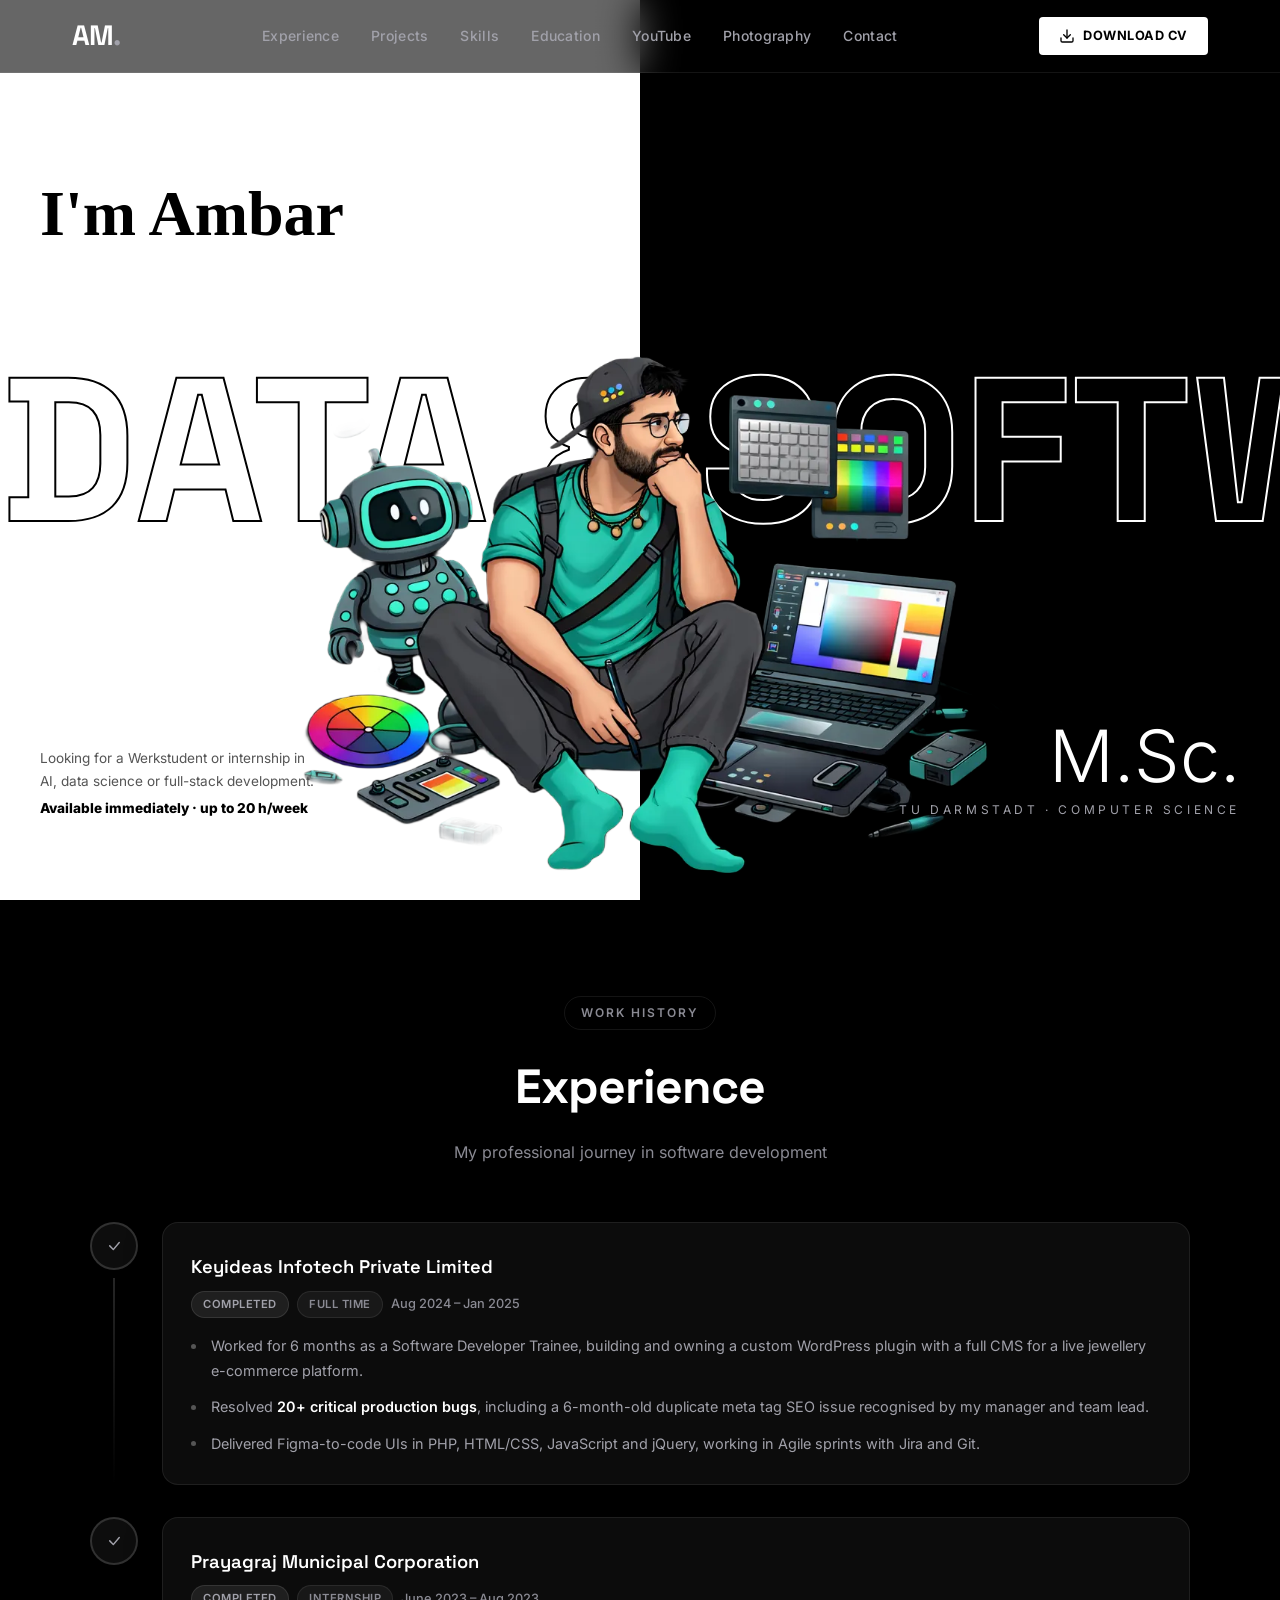
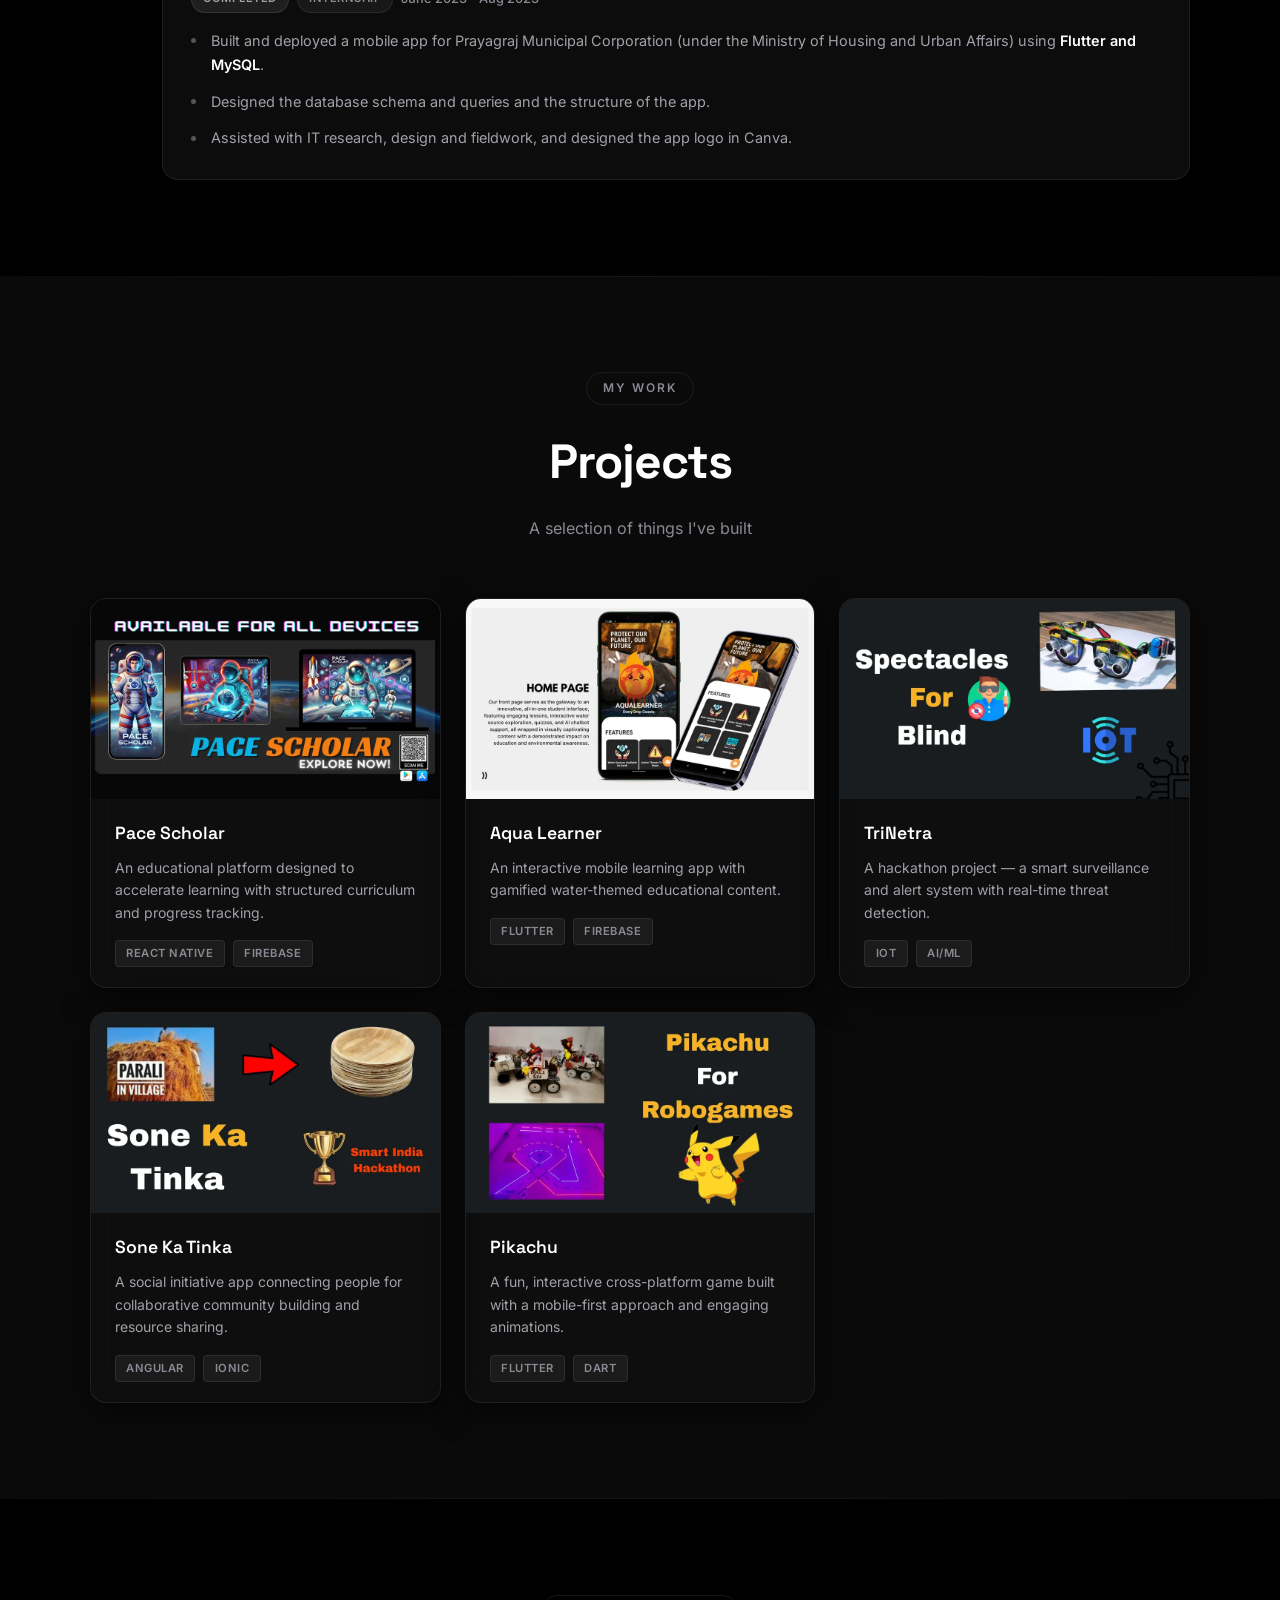
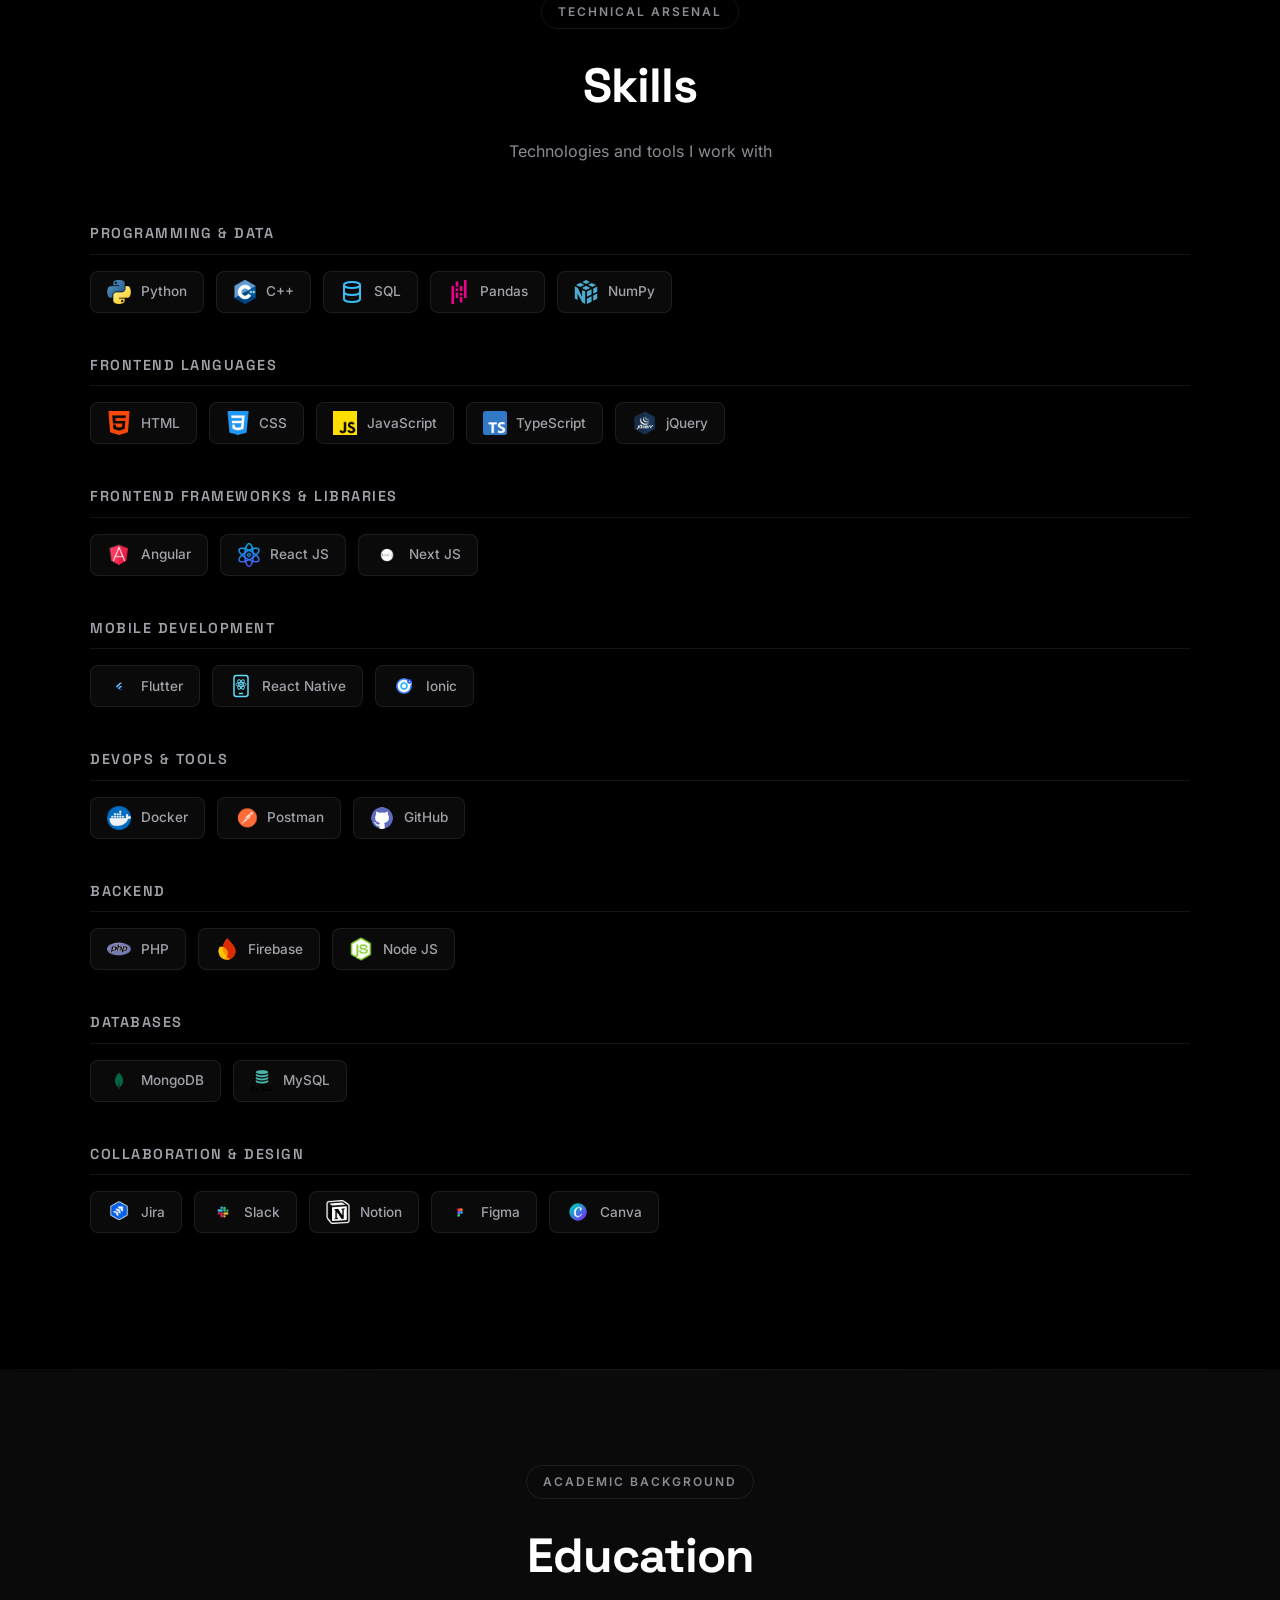
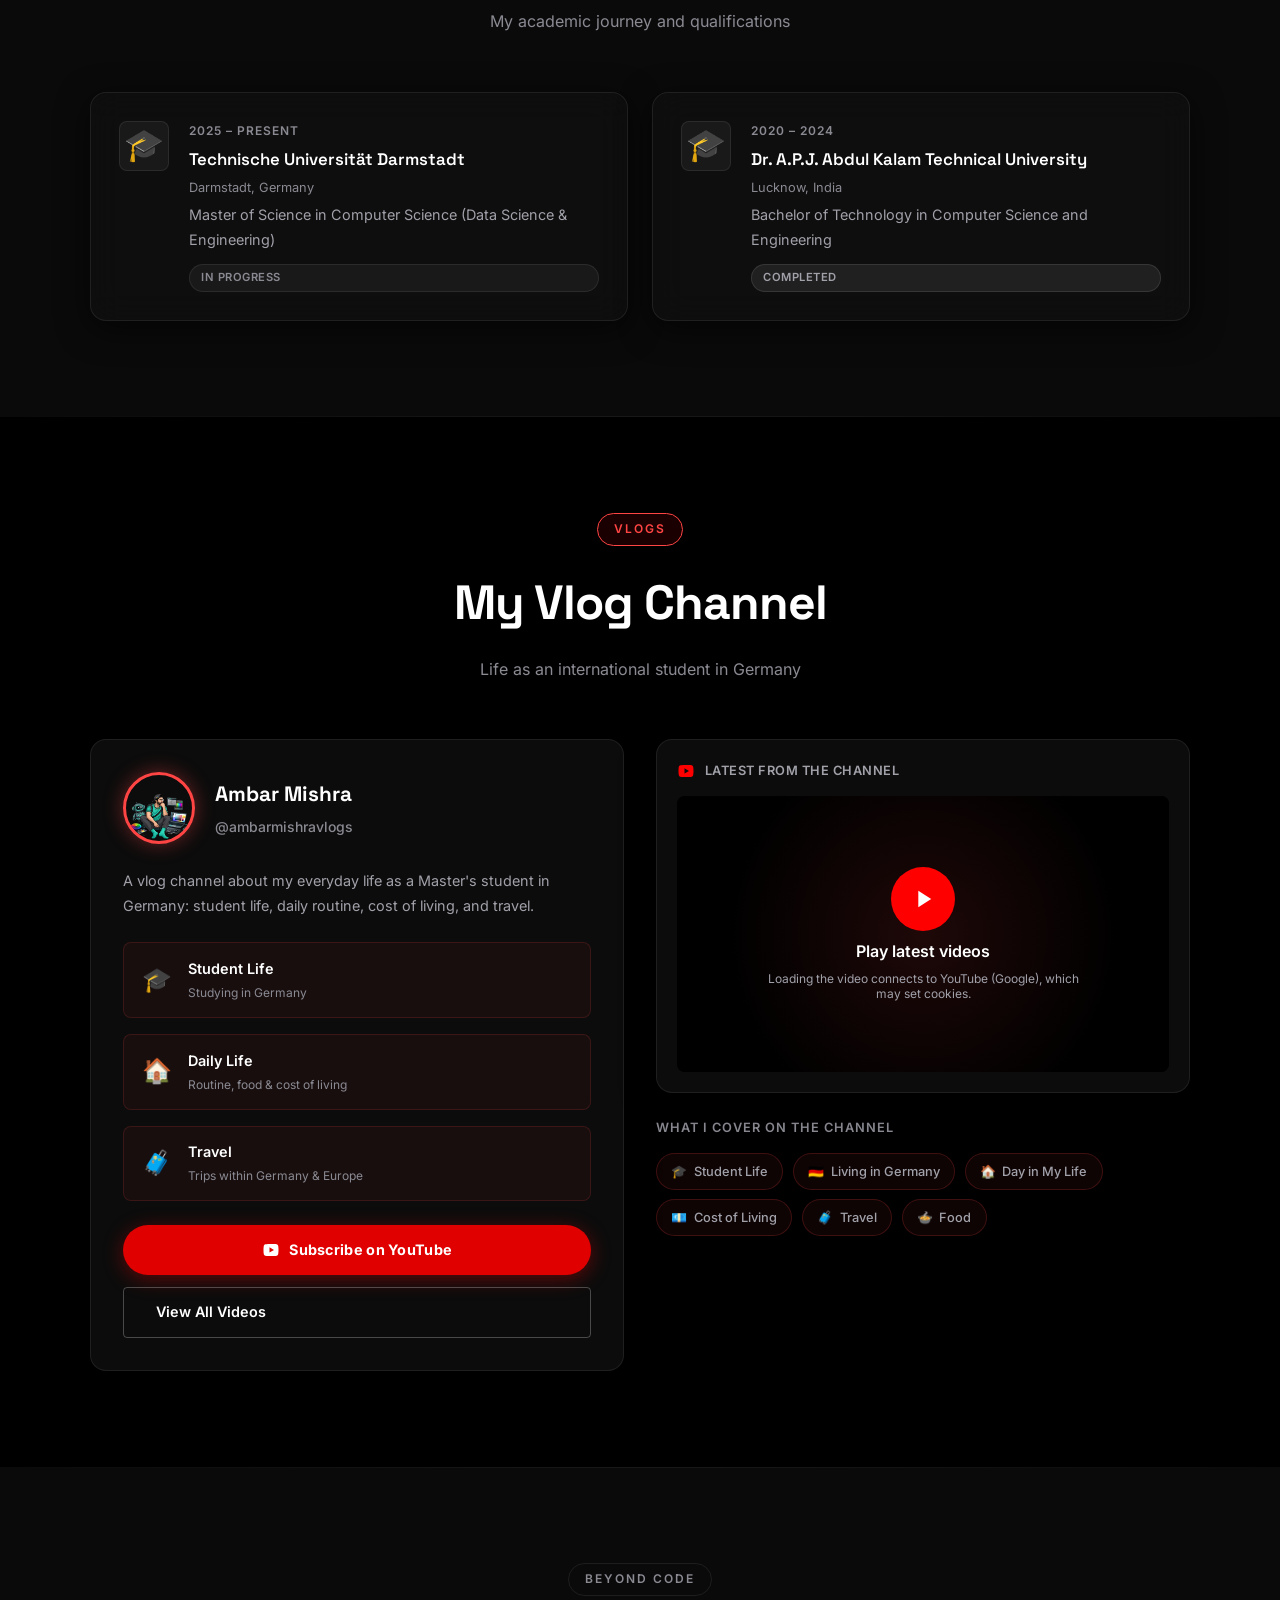
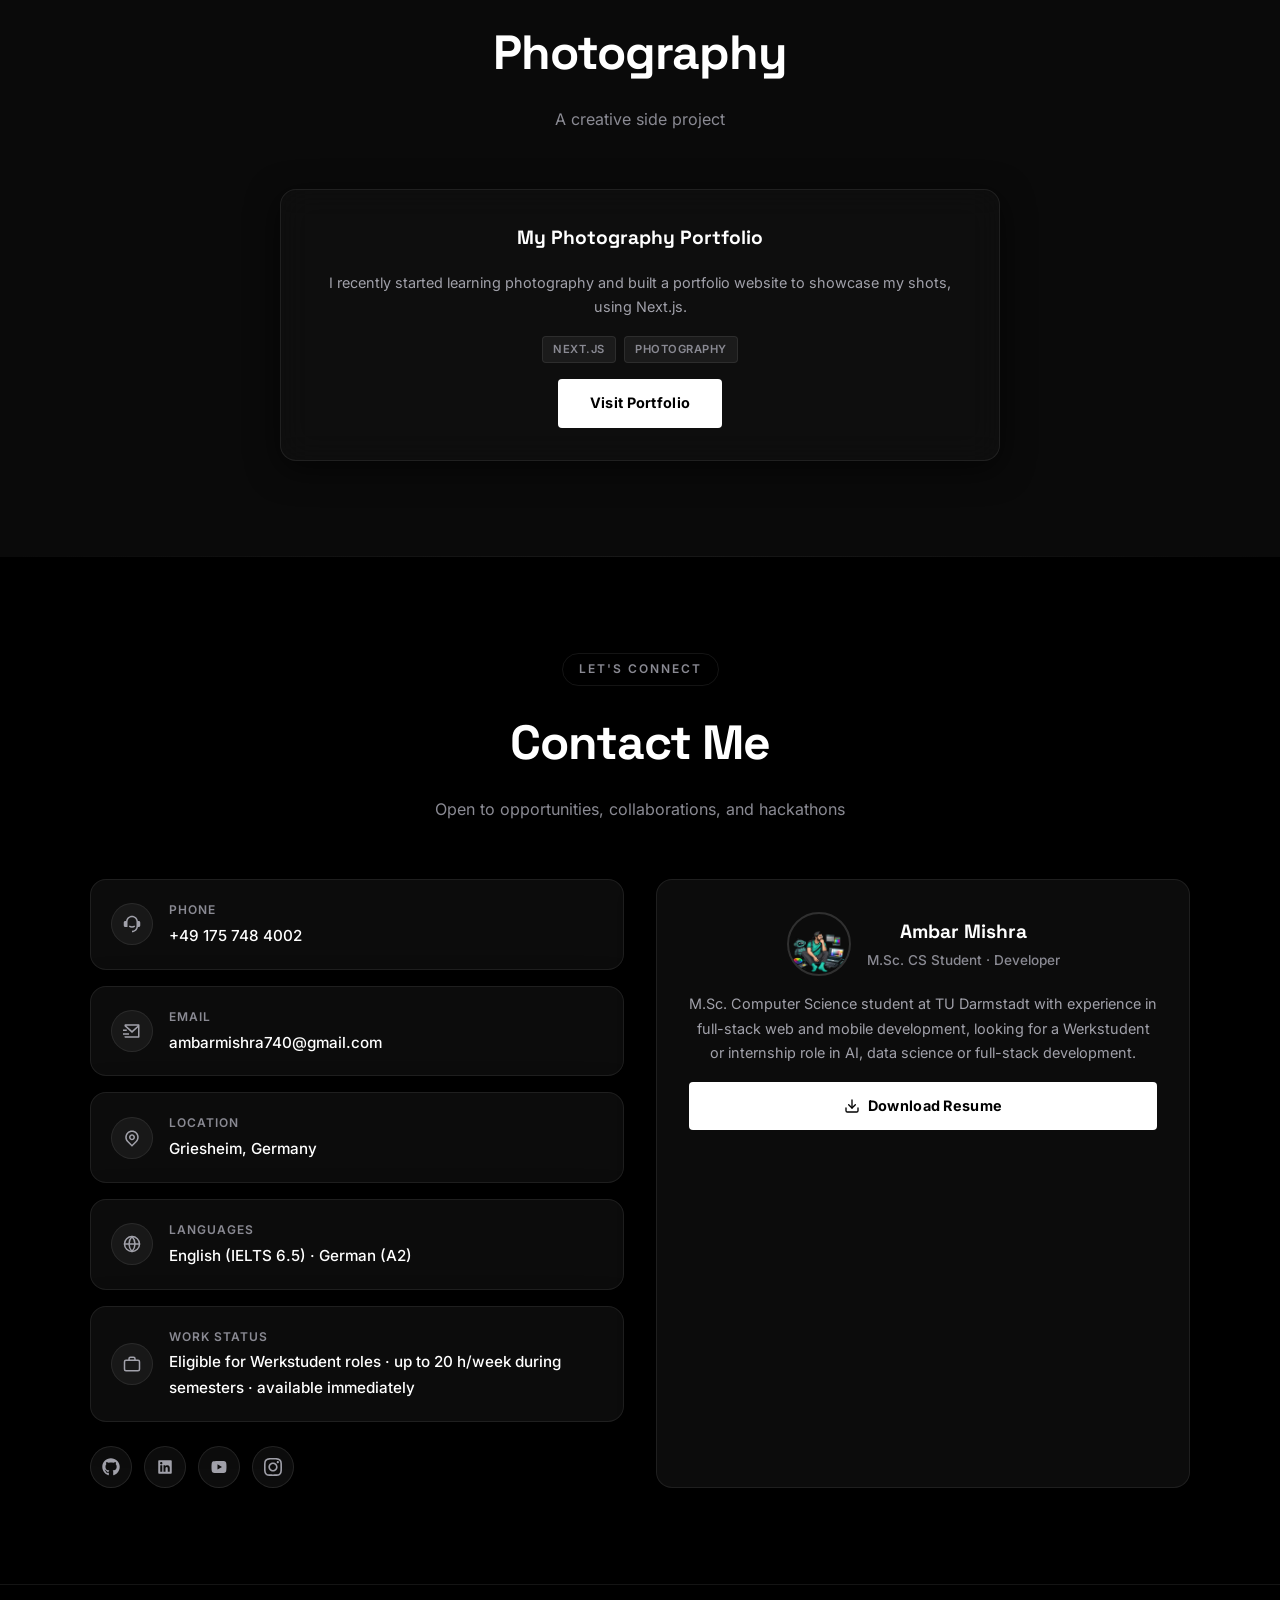
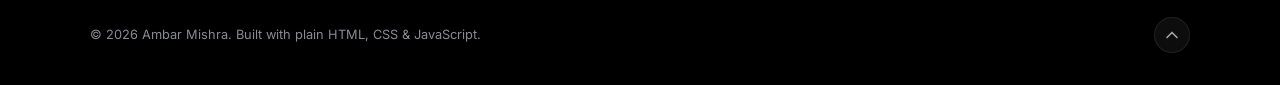
<file: index.html>
<!DOCTYPE html>
<html lang="en">

<head>
  <meta charset="UTF-8" />
  <meta http-equiv="X-UA-Compatible" content="IE=edge" />
  <meta name="viewport" content="width=device-width, initial-scale=1.0" />
  <meta name="description" content="Ambar Mishra — M.Sc. Computer Science student at TU Darmstadt (Data Science &amp; Engineering). Open to Werkstudent and internship roles in AI, data science and full-stack development in Germany." />
  <meta name="theme-color" content="#000000" />
  <link rel="canonical" href="https://ambarmishra.vercel.app/" />
  <link rel="icon" href="./assets/img/favicon.svg" type="image/svg+xml" />
  <link rel="icon" href="./assets/img/favicon-32.png" sizes="32x32" type="image/png" />
  <link rel="apple-touch-icon" href="./assets/img/apple-touch-icon.png" />

  <!-- Link previews (LinkedIn, WhatsApp, X, etc.) -->
  <meta property="og:type" content="website" />
  <meta property="og:url" content="https://ambarmishra.vercel.app/" />
  <meta property="og:title" content="Ambar Mishra — M.Sc. CS Student &amp; Developer" />
  <meta property="og:description" content="M.Sc. Computer Science student at TU Darmstadt. Open to Werkstudent and internship roles in AI, data science and full-stack development." />
  <meta property="og:image" content="https://ambarmishra.vercel.app/assets/img/og-image.jpg" />
  <meta property="og:image:width" content="1200" />
  <meta property="og:image:height" content="630" />
  <meta name="twitter:card" content="summary_large_image" />

  <link rel="preload" href="./assets/fonts/inter.woff2" as="font" type="font/woff2" crossorigin />
  <link rel="preload" href="./assets/fonts/space-grotesk.woff2" as="font" type="font/woff2" crossorigin />
  <link rel="stylesheet" href="./styles.css" />
  <script type="application/ld+json">
  {
    "@context": "https://schema.org",
    "@type": "Person",
    "name": "Ambar Mishra",
    "url": "https://ambarmishra.vercel.app/",
    "image": "https://ambarmishra.vercel.app/assets/img/og-image.jpg",
    "jobTitle": "M.Sc. Computer Science Student",
    "email": "mailto:ambarmishra740@gmail.com",
    "address": { "@type": "PostalAddress", "addressLocality": "Griesheim", "addressCountry": "DE" },
    "alumniOf": [
      { "@type": "CollegeOrUniversity", "name": "Technische Universität Darmstadt" },
      { "@type": "CollegeOrUniversity", "name": "Dr. A.P.J. Abdul Kalam Technical University" }
    ],
    "knowsLanguage": ["English", "German"],
    "sameAs": [
      "https://www.linkedin.com/in/ambar-mishra",
      "https://github.com/ambarmishraa",
      "https://www.youtube.com/@ambarmishravlogs",
      "https://www.instagram.com/ambar_mishra__/"
    ]
  }
  </script>
  <title>Ambar Mishra — M.Sc. CS Student &amp; Developer</title>
</head>

<body>

  <!-- ===== HEADER ===== -->
  <header id="header">
    <div class="header-inner">
      <a href="#hero" class="logo-text">AM<span class="accent">.</span></a>
      <nav class="nav-links">
        <a href="#experience" class="nav-link">Experience</a>
        <a href="#projects" class="nav-link">Projects</a>
        <a href="#skills" class="nav-link">Skills</a>
        <a href="#education" class="nav-link">Education</a>
        <a href="#youtube" class="nav-link">YouTube</a>
        <a href="#photography" class="nav-link">Photography</a>
        <a href="#contact" class="nav-link">Contact</a>
      </nav>
      <div class="header-actions">
        <a href="https://drive.google.com/file/d/13btn58yWUS6-7P_vyAo1Rf0s41g9SRVr/view?usp=sharing" target="_blank" rel="noopener noreferrer" class="btn-cv" id="download-cv">
          <svg xmlns="http://www.w3.org/2000/svg" width="16" height="16" viewBox="0 0 24 24" fill="none" stroke="currentColor" stroke-width="2" stroke-linecap="round" stroke-linejoin="round"><path d="M21 15v4a2 2 0 0 1-2 2H5a2 2 0 0 1-2-2v-4"/><polyline points="7 10 12 15 17 10"/><line x1="12" y1="15" x2="12" y2="3"/></svg>
          Download CV
        </a>
        <button class="hamburger" id="hamburger" aria-label="Open menu" aria-expanded="false" aria-controls="mobile-nav">
          <span></span><span></span><span></span>
        </button>
      </div>
    </div>
    <div class="mobile-nav" id="mobile-nav">
      <a href="#experience" class="mobile-nav-link">Experience</a>
      <a href="#projects" class="mobile-nav-link">Projects</a>
      <a href="#skills" class="mobile-nav-link">Skills</a>
      <a href="#education" class="mobile-nav-link">Education</a>
      <a href="#youtube" class="mobile-nav-link">YouTube</a>
      <a href="#photography" class="mobile-nav-link">Photography</a>
      <a href="#contact" class="mobile-nav-link">Contact</a>
    </div>
  </header>

  <main id="main">

  <!-- ===== HERO ===== -->
  <section id="hero" class="hero-split">
    <!-- 1. Background Split -->
    <div class="hero-split-bg">
      <div class="hero-split-left"></div>
      <div class="hero-split-right"></div>
    </div>

    <!-- 2. Giant Background Text Layer -->
    <div class="hero-marquee-layer" aria-hidden="true">
      <div class="hero-marquee-content">
        <div class="hero-marquee-text">
          <span class="outline-dark">DATA &amp;</span>
          <span class="outline-light">SOFTWARE</span>
        </div>
        <div class="hero-marquee-text">
          <span class="outline-dark">DATA &amp;</span>
          <span class="outline-light">SOFTWARE</span>
        </div>
      </div>
    </div>

    <!-- 3. Character Image Layer -->
    <div class="hero-image-layer reveal fade-up">
      <img src="./assets/img/profile.webp" alt="Ambar Mishra" class="hero-character" width="1536" height="1024" fetchpriority="high" />
    </div>

    <!-- 4. Content Overlay Layer -->
    <div class="hero-overlay reveal fade-up delay-2">
      <!-- Top Text -->
      <div class="hero-title-top">
        <h1 class="hero-two-tone">I'm Ambar</h1>
      </div>

      <!-- Bottom Row -->
      <div class="hero-bottom-row">
        <!-- Availability -->
        <div class="hero-quote-box">
          <p class="hero-quote-text">
            Looking for a Werkstudent or internship in AI, data science or full-stack development. <br />
            <strong>Available immediately · up to 20 h/week</strong>
          </p>
        </div>

        <!-- Stats -->
        <div class="hero-stats-box">
          <div>
            <div class="hero-years">M.Sc.</div>
            <div class="hero-exp-label">TU DARMSTADT · COMPUTER SCIENCE</div>
          </div>
        </div>
      </div>
    </div>
  </section>

  <!-- ===== EXPERIENCE ===== -->
  <section id="experience" class="section">
    <div class="section-inner">
      <div class="section-header reveal fade-up">
        <span class="section-tag">Work History</span>
        <h2 class="section-title">Experience</h2>
        <p class="section-subtitle">My professional journey in software development</p>
      </div>

      <div class="timeline">

        <!-- Job 1 -->
        <div class="timeline-item reveal fade-left">
          <div class="timeline-connector">
            <div class="timeline-node">
              <svg viewBox="0 0 16 16" fill="currentColor" xmlns="http://www.w3.org/2000/svg"><path d="M12.736 3.97a.733.733 0 0 1 1.047 0c.286.289.29.756.01 1.05L7.88 12.01a.733.733 0 0 1-1.065.02L3.217 8.384a.757.757 0 0 1 0-1.06.733.733 0 0 1 1.047 0l3.052 3.093 5.4-6.425z"/></svg>
            </div>
            <div class="timeline-line"></div>
          </div>
          <div class="timeline-card glass-card">
            <div class="timeline-card-header">
              <div>
                <h3 class="timeline-company">Keyideas Infotech Private Limited</h3>
                <div class="timeline-meta">
                  <span class="badge badge-done">Completed</span>
                  <span class="badge badge-type">Full Time</span>
                  <span class="timeline-date">Aug 2024 – Jan 2025</span>
                </div>
              </div>
            </div>
            <ul class="timeline-list">
              <li>Worked for 6 months as a Software Developer Trainee, building and owning a custom WordPress plugin with a full CMS for a live jewellery e-commerce platform.</li>
              <li>Resolved <strong>20+ critical production bugs</strong>, including a 6-month-old duplicate meta tag SEO issue recognised by my manager and team lead.</li>
              <li>Delivered Figma-to-code UIs in PHP, HTML/CSS, JavaScript and jQuery, working in Agile sprints with Jira and Git.</li>
            </ul>
          </div>
        </div>

        <!-- Job 2 -->
        <div class="timeline-item reveal fade-left delay-2">
          <div class="timeline-connector">
            <div class="timeline-node">
              <svg viewBox="0 0 16 16" fill="currentColor" xmlns="http://www.w3.org/2000/svg"><path d="M12.736 3.97a.733.733 0 0 1 1.047 0c.286.289.29.756.01 1.05L7.88 12.01a.733.733 0 0 1-1.065.02L3.217 8.384a.757.757 0 0 1 0-1.06.733.733 0 0 1 1.047 0l3.052 3.093 5.4-6.425z"/></svg>
            </div>
          </div>
          <div class="timeline-card glass-card">
            <div class="timeline-card-header">
              <div>
                <h3 class="timeline-company">Prayagraj Municipal Corporation</h3>
                <div class="timeline-meta">
                  <span class="badge badge-done">Completed</span>
                  <span class="badge badge-intern">Internship</span>
                  <span class="timeline-date">June 2023 – Aug 2023</span>
                </div>
              </div>
            </div>
            <ul class="timeline-list">
              <li>Built and deployed a mobile app for Prayagraj Municipal Corporation (under the Ministry of Housing and Urban Affairs) using <strong>Flutter and MySQL</strong>.</li>
              <li>Designed the database schema and queries and the structure of the app.</li>
              <li>Assisted with IT research, design and fieldwork, and designed the app logo in Canva.</li>
            </ul>
          </div>
        </div>

      </div>
    </div>
  </section>

  <!-- ===== PROJECTS ===== -->
  <section id="projects" class="section section-alt">
    <div class="section-inner">
      <div class="section-header reveal fade-up">
        <span class="section-tag">My Work</span>
        <h2 class="section-title">Projects</h2>
        <p class="section-subtitle">A selection of things I've built</p>
      </div>
      <div class="projects-grid">
        <div class="project-card glass-card reveal fade-up delay-1">
          <div class="project-image">
            <img src="./assets/img/pace_scholar.webp" width="960" height="540" loading="lazy" alt="Pace Scholar" />
          </div>
          <div class="project-body">
            <h3 class="project-title">Pace Scholar</h3>
            <p class="project-desc">An educational platform designed to accelerate learning with structured curriculum and progress tracking.</p>
            <div class="project-tags">
              <span class="project-tag">React Native</span>
              <span class="project-tag">Firebase</span>
            </div>
          </div>
        </div>
        <div class="project-card glass-card reveal fade-up delay-2">
          <div class="project-image">
            <img src="./assets/img/aqua_learner.webp" width="960" height="540" loading="lazy" alt="Aqua Learner" />
          </div>
          <div class="project-body">
            <h3 class="project-title">Aqua Learner</h3>
            <p class="project-desc">An interactive mobile learning app with gamified water-themed educational content.</p>
            <div class="project-tags">
              <span class="project-tag">Flutter</span>
              <span class="project-tag">Firebase</span>
            </div>
          </div>
        </div>
        <div class="project-card glass-card reveal fade-up delay-3">
          <div class="project-image">
            <img src="./assets/img/trinetra.webp" width="960" height="540" loading="lazy" alt="TriNetra" />
            <div class="project-overlay">
              <a href="https://github.com/Toxic-Kratos/TRINETRA" target="_blank" rel="noopener noreferrer" class="btn-project">View on GitHub</a>
            </div>
          </div>
          <div class="project-body">
            <h3 class="project-title">TriNetra</h3>
            <p class="project-desc">A hackathon project — a smart surveillance and alert system with real-time threat detection.</p>
            <div class="project-tags">
              <span class="project-tag">IoT</span>
              <span class="project-tag">AI/ML</span>
            </div>
          </div>
        </div>
        <div class="project-card glass-card reveal fade-up delay-1">
          <div class="project-image">
            <img src="./assets/img/sone_ka_tinka.webp" width="960" height="540" loading="lazy" alt="Sone Ka Tinka" />
            <div class="project-overlay">
              <a href="https://drive.google.com/file/d/1Db8qvVEp9T8F6XlLhKKCrgaRbI0YHFYb/view?usp=drivesdk" target="_blank" rel="noopener noreferrer" class="btn-project">Watch Demo</a>
            </div>
          </div>
          <div class="project-body">
            <h3 class="project-title">Sone Ka Tinka</h3>
            <p class="project-desc">A social initiative app connecting people for collaborative community building and resource sharing.</p>
            <div class="project-tags">
              <span class="project-tag">Angular</span>
              <span class="project-tag">Ionic</span>
            </div>
          </div>
        </div>
        <div class="project-card glass-card reveal fade-up delay-2">
          <div class="project-image">
            <img src="./assets/img/pikachu.webp" width="960" height="540" loading="lazy" alt="Pikachu" />
            <div class="project-overlay">
              <a href="https://drive.google.com/file/d/1Ba7aFOKGE-y9jsJ088x8UH1CDcazQA1q/view?usp=drivesdk" target="_blank" rel="noopener noreferrer" class="btn-project">Watch Demo</a>
            </div>
          </div>
          <div class="project-body">
            <h3 class="project-title">Pikachu</h3>
            <p class="project-desc">A fun, interactive cross-platform game built with a mobile-first approach and engaging animations.</p>
            <div class="project-tags">
              <span class="project-tag">Flutter</span>
              <span class="project-tag">Dart</span>
            </div>
          </div>
        </div>
      </div>
    </div>
  </section>
  <!-- ===== END PROJECTS ===== -->

  <!-- ===== SKILLS ===== -->
  <section id="skills" class="section">
    <div class="section-inner">
      <div class="section-header reveal fade-up">
        <span class="section-tag">Technical Arsenal</span>
        <h2 class="section-title">Skills</h2>
        <p class="section-subtitle">Technologies and tools I work with</p>
      </div>

      <!-- Programming & Data -->
      <div class="skills-group reveal fade-up delay-1">
        <h3 class="skills-group-title">Programming &amp; Data</h3>
        <div class="skills-grid">
          <div class="skill-badge">
            <div class="skill-icon"><img src="./assets/skills/Data/python.png" alt="" loading="lazy" /></div>
            <span>Python</span>
          </div>
          <div class="skill-badge">
            <div class="skill-icon"><img src="./assets/skills/Backend/c-.png" alt="" loading="lazy" /></div>
            <span>C++</span>
          </div>
          <div class="skill-badge">
            <div class="skill-icon"><img src="./assets/skills/Data/sql.svg" alt="" loading="lazy" /></div>
            <span>SQL</span>
          </div>
          <div class="skill-badge">
            <div class="skill-icon"><img src="./assets/skills/Data/pandas.svg" alt="" loading="lazy" /></div>
            <span>Pandas</span>
          </div>
          <div class="skill-badge">
            <div class="skill-icon"><img src="./assets/skills/Data/numpy.svg" alt="" loading="lazy" /></div>
            <span>NumPy</span>
          </div>
        </div>
      </div>

      <!-- Frontend Languages -->
      <div class="skills-group reveal fade-up delay-1">
        <h3 class="skills-group-title">Frontend Languages</h3>
        <div class="skills-grid">
          <div class="skill-badge">
            <div class="skill-icon"><img src="./assets/skills/Frontend/html.png" alt="" loading="lazy" /></div>
            <span>HTML</span>
          </div>
          <div class="skill-badge">
            <div class="skill-icon"><img src="./assets/skills/Frontend/css.png" alt="" loading="lazy" /></div>
            <span>CSS</span>
          </div>
          <div class="skill-badge">
            <div class="skill-icon"><img src="./assets/skills/Frontend/js.png" alt="" loading="lazy" /></div>
            <span>JavaScript</span>
          </div>
          <div class="skill-badge">
            <div class="skill-icon"><img src="./assets/skills/Frontend/typescript.png" alt="" loading="lazy" /></div>
            <span>TypeScript</span>
          </div>
          <div class="skill-badge">
            <div class="skill-icon"><img src="./assets/skills/Frontend/jquery.png" alt="" loading="lazy" /></div>
            <span>jQuery</span>
          </div>
        </div>
      </div>

      <!-- Frontend Frameworks -->
      <div class="skills-group reveal fade-up delay-2">
        <h3 class="skills-group-title">Frontend Frameworks &amp; Libraries</h3>
        <div class="skills-grid">
          <div class="skill-badge">
            <div class="skill-icon"><img src="./assets/skills/Frontend/angular.png" alt="" loading="lazy" /></div>
            <span>Angular</span>
          </div>
          <div class="skill-badge">
            <div class="skill-icon"><img src="./assets/skills/Frontend/react.png" alt="" loading="lazy" /></div>
            <span>React JS</span>
          </div>
          <div class="skill-badge">
            <div class="skill-icon"><img src="./assets/skills/Frontend/nextjs.png" alt="" loading="lazy" /></div>
            <span>Next JS</span>
          </div>
        </div>
      </div>

      <!-- Mobile -->
      <div class="skills-group reveal fade-up delay-3">
        <h3 class="skills-group-title">Mobile Development</h3>
        <div class="skills-grid">
          <div class="skill-badge">
            <div class="skill-icon"><img src="./assets/skills/Mobile/flutter.png" alt="" loading="lazy" /></div>
            <span>Flutter</span>
          </div>
          <div class="skill-badge">
            <div class="skill-icon"><img src="./assets/skills/Mobile/react-native.svg" alt="" loading="lazy" /></div>
            <span>React Native</span>
          </div>
          <div class="skill-badge">
            <div class="skill-icon"><img src="./assets/skills/Mobile/ionic.png" alt="" loading="lazy" /></div>
            <span>Ionic</span>
          </div>
        </div>
      </div>

      <!-- DevOps -->
      <div class="skills-group reveal fade-up delay-1">
        <h3 class="skills-group-title">DevOps &amp; Tools</h3>
        <div class="skills-grid">
          <div class="skill-badge">
            <div class="skill-icon"><img src="./assets/skills/Devops/docker.png" alt="" loading="lazy" /></div>
            <span>Docker</span>
          </div>
          <div class="skill-badge">
            <div class="skill-icon"><img src="./assets/skills/Devops/postman.png" alt="" loading="lazy" /></div>
            <span>Postman</span>
          </div>
          <div class="skill-badge">
            <div class="skill-icon"><img src="./assets/skills/Devops/github.png" alt="" loading="lazy" /></div>
            <span>GitHub</span>
          </div>
        </div>
      </div>

      <!-- Backend -->
      <div class="skills-group reveal fade-up delay-2">
        <h3 class="skills-group-title">Backend</h3>
        <div class="skills-grid">
          <div class="skill-badge">
            <div class="skill-icon"><img src="./assets/skills/Backend/php.png" alt="" loading="lazy" /></div>
            <span>PHP</span>
          </div>
          <div class="skill-badge">
            <div class="skill-icon"><img src="./assets/skills/Backend/firebase.png" alt="" loading="lazy" /></div>
            <span>Firebase</span>
          </div>
          <div class="skill-badge">
            <div class="skill-icon"><img src="./assets/skills/Backend/node.png" alt="" loading="lazy" /></div>
            <span>Node JS</span>
          </div>
        </div>
      </div>

      <!-- Databases -->
      <div class="skills-group reveal fade-up delay-3">
        <h3 class="skills-group-title">Databases</h3>
        <div class="skills-grid">
          <div class="skill-badge">
            <div class="skill-icon"><img src="./assets/skills/Database/mongo.png" alt="" loading="lazy" /></div>
            <span>MongoDB</span>
          </div>
          <div class="skill-badge">
            <div class="skill-icon"><img src="./assets/skills/Database/mysql.png" alt="" loading="lazy" /></div>
            <span>MySQL</span>
          </div>
        </div>
      </div>

      <!-- Collaboration -->
      <div class="skills-group reveal fade-up delay-1">
        <h3 class="skills-group-title">Collaboration &amp; Design</h3>
        <div class="skills-grid">
          <div class="skill-badge">
            <div class="skill-icon"><img src="./assets/skills/collaboration/jira.png" alt="" loading="lazy" /></div>
            <span>Jira</span>
          </div>
          <div class="skill-badge">
            <div class="skill-icon"><img src="./assets/skills/collaboration/slack.png" alt="" loading="lazy" /></div>
            <span>Slack</span>
          </div>
          <div class="skill-badge">
            <div class="skill-icon"><img src="./assets/skills/collaboration/notion.png" alt="" loading="lazy" /></div>
            <span>Notion</span>
          </div>
          <div class="skill-badge">
            <div class="skill-icon"><img src="./assets/skills/collaboration/figma.png" alt="" loading="lazy" /></div>
            <span>Figma</span>
          </div>
          <div class="skill-badge">
            <div class="skill-icon"><img src="./assets/skills/collaboration/canva.png" alt="" loading="lazy" /></div>
            <span>Canva</span>
          </div>
        </div>
      </div>

    </div>
  </section>

  <!-- ===== EDUCATION ===== -->
  <section id="education" class="section section-alt">
    <div class="section-inner">
      <div class="section-header reveal fade-up">
        <span class="section-tag">Academic Background</span>
        <h2 class="section-title">Education</h2>
        <p class="section-subtitle">My academic journey and qualifications</p>
      </div>

      <div class="edu-grid">
        <div class="edu-card glass-card reveal fade-up">
          <div class="edu-icon" aria-hidden="true">🎓</div>
          <div class="edu-body">
            <span class="edu-year">2025 – Present</span>
            <h3 class="edu-school">Technische Universität Darmstadt</h3>
            <p class="edu-location">Darmstadt, Germany</p>
            <p class="edu-degree">Master of Science in Computer Science (Data Science &amp; Engineering)</p>
            <span class="badge badge-type">In Progress</span>
          </div>
        </div>

        <div class="edu-card glass-card reveal fade-up delay-1">
          <div class="edu-icon" aria-hidden="true">🎓</div>
          <div class="edu-body">
            <span class="edu-year">2020 – 2024</span>
            <h3 class="edu-school">Dr. A.P.J. Abdul Kalam Technical University</h3>
            <p class="edu-location">Lucknow, India</p>
            <p class="edu-degree">Bachelor of Technology in Computer Science and Engineering</p>
            <span class="badge badge-done">Completed</span>
          </div>
        </div>

      </div>
    </div>
  </section>

  <!-- ===== YOUTUBE ===== -->
  <section id="youtube" class="section">
    <div class="section-inner">
      <div class="section-header reveal fade-up">
        <span class="section-tag yt-tag">Vlogs</span>
        <h2 class="section-title">My Vlog Channel</h2>
        <p class="section-subtitle">Life as an international student in Germany</p>
      </div>

      <div class="yt-layout">

        <!-- Channel Card -->
        <div class="yt-channel-card glass-card reveal fade-left delay-1">
          <div class="yt-channel-header">
            <div class="yt-avatar-ring">
              <img src="./assets/img/profile-small.webp" alt="Ambar Mishra" class="yt-avatar" width="384" height="256" loading="lazy" />
            </div>
            <div class="yt-channel-info">
              <h3 class="yt-channel-name">Ambar Mishra</h3>
              <p class="yt-channel-handle">@ambarmishravlogs</p>
            </div>
          </div>

          <p class="yt-channel-desc">
            A vlog channel about my everyday life as a Master's student in Germany: student life,
            daily routine, cost of living, and travel.
          </p>

          <div class="yt-stats">
            <div class="yt-stat-item">
              <span class="yt-stat-icon" aria-hidden="true">🎓</span>
              <div>
                <p class="yt-stat-value">Student Life</p>
                <p class="yt-stat-label">Studying in Germany</p>
              </div>
            </div>
            <div class="yt-stat-item">
              <span class="yt-stat-icon" aria-hidden="true">🏠</span>
              <div>
                <p class="yt-stat-value">Daily Life</p>
                <p class="yt-stat-label">Routine, food &amp; cost of living</p>
              </div>
            </div>
            <div class="yt-stat-item">
              <span class="yt-stat-icon" aria-hidden="true">🧳</span>
              <div>
                <p class="yt-stat-value">Travel</p>
                <p class="yt-stat-label">Trips within Germany &amp; Europe</p>
              </div>
            </div>
          </div>

          <div class="yt-cta-group">
            <a href="https://www.youtube.com/@ambarmishravlogs" target="_blank" rel="noopener noreferrer" class="btn-yt-subscribe">
              <svg xmlns="http://www.w3.org/2000/svg" viewBox="0 0 24 24" fill="currentColor" width="18" height="18"><path d="M12.2439 4C12.778 4.00294 14.1143 4.01586 15.5341 4.07273L16.0375 4.09468C17.467 4.16236 18.8953 4.27798 19.6037 4.4755C20.5486 4.74095 21.2913 5.5155 21.5423 6.49732C21.942 8.05641 21.992 11.0994 21.9982 11.8358L21.9991 11.9884L21.9991 11.9991C21.9991 11.9991 21.9991 12.0028 21.9991 12.0099L21.9982 12.1625C21.992 12.8989 21.942 15.9419 21.5423 17.501C21.2878 18.4864 20.5451 19.261 19.6037 19.5228C18.8953 19.7203 17.467 19.8359 16.0375 19.9036L15.5341 19.9255C14.1143 19.9824 12.778 19.9953 12.2439 19.9983L12.0095 19.9991L11.9991 19.9991C11.9991 19.9991 11.9956 19.9991 11.9887 19.9991L11.7545 19.9983C10.6241 19.9921 5.89772 19.941 4.39451 19.5228C3.4496 19.2573 2.70692 18.4828 2.45587 17.501C2.0562 15.9419 2.00624 12.8989 2 12.1625V11.8358C2.00624 11.0994 2.0562 8.05641 2.45587 6.49732C2.7104 5.51186 3.45308 4.73732 4.39451 4.4755C5.89772 4.05723 10.6241 4.00622 11.7545 4H12.2439ZM9.99911 8.49914V15.4991L15.9991 11.9991L9.99911 8.49914Z"/></svg>
              Subscribe on YouTube
            </a>
            <a href="https://www.youtube.com/@ambarmishravlogs/videos" target="_blank" rel="noopener noreferrer" class="btn-outline">
              View All Videos
            </a>
          </div>
        </div>

        <!-- Featured Video + Topics -->
        <div class="yt-right reveal fade-right delay-2">

          <!-- Featured Video Player -->
          <div class="yt-video-wrapper glass-card">
            <div class="yt-video-label">
              <svg xmlns="http://www.w3.org/2000/svg" viewBox="0 0 24 24" fill="#ff0000" width="18" height="18"><path d="M12.2439 4C12.778 4.00294 14.1143 4.01586 15.5341 4.07273L16.0375 4.09468C17.467 4.16236 18.8953 4.27798 19.6037 4.4755C20.5486 4.74095 21.2913 5.5155 21.5423 6.49732C21.942 8.05641 21.992 11.0994 21.9982 11.8358L21.9991 11.9884L21.9991 11.9991C21.9991 11.9991 21.9991 12.0028 21.9991 12.0099L21.9982 12.1625C21.992 12.8989 21.942 15.9419 21.5423 17.501C21.2878 18.4864 20.5451 19.261 19.6037 19.5228C18.8953 19.7203 17.467 19.8359 16.0375 19.9036L15.5341 19.9255C14.1143 19.9824 12.778 19.9953 12.2439 19.9983L12.0095 19.9991L11.9991 19.9991C11.9991 19.9991 11.9956 19.9991 11.9887 19.9991L11.7545 19.9983C10.6241 19.9921 5.89772 19.941 4.39451 19.5228C3.4496 19.2573 2.70692 18.4828 2.45587 17.501C2.0562 15.9419 2.00624 12.8989 2 12.1625V11.8358C2.00624 11.0994 2.0562 8.05641 2.45587 6.49732C2.7104 5.51186 3.45308 4.73732 4.39451 4.4755C5.89772 4.05723 10.6241 4.00622 11.7545 4H12.2439ZM9.99911 8.49914V15.4991L15.9991 11.9991L9.99911 8.49914Z"/></svg>
              <span>Latest from the Channel</span>
            </div>
            <div class="yt-embed-container">
              <!-- Click-to-load: nothing is requested from YouTube until the visitor clicks (GDPR) -->
              <button type="button" class="yt-consent" id="yt-consent"
                data-src="https://www.youtube-nocookie.com/embed/videoseries?list=UUQu2uyAUFCtHUc36iRXvkSg&amp;autoplay=1">
                <span class="yt-consent-play" aria-hidden="true">
                  <svg xmlns="http://www.w3.org/2000/svg" viewBox="0 0 24 24" fill="currentColor" width="28" height="28"><path d="M8 5v14l11-7z"/></svg>
                </span>
                <span class="yt-consent-title">Play latest videos</span>
                <span class="yt-consent-note">Loading the video connects to YouTube (Google), which may set cookies.</span>
              </button>
            </div>
          </div>

          <!-- Topics covered -->  
          <div class="yt-topics">
            <p class="yt-topics-title">What I cover on the channel</p>
            <div class="yt-topics-grid">
              <div class="yt-topic-chip">
                <span aria-hidden="true">🎓</span> Student Life
              </div>
              <div class="yt-topic-chip">
                <span aria-hidden="true">🇩🇪</span> Living in Germany
              </div>
              <div class="yt-topic-chip">
                <span aria-hidden="true">🏠</span> Day in My Life
              </div>
              <div class="yt-topic-chip">
                <span aria-hidden="true">💶</span> Cost of Living
              </div>
              <div class="yt-topic-chip">
                <span aria-hidden="true">🧳</span> Travel
              </div>
              <div class="yt-topic-chip">
                <span aria-hidden="true">🍲</span> Food
              </div>
            </div>
          </div>

        </div>
      </div>
    </div>
  </section>

  <!-- ===== PHOTOGRAPHY ===== -->
  <section id="photography" class="section section-alt">
    <div class="section-inner">
      <div class="section-header reveal fade-up">
        <span class="section-tag">Beyond Code</span>
        <h2 class="section-title">Photography</h2>
        <p class="section-subtitle">A creative side project</p>
      </div>

      <div class="contact-card glass-card reveal fade-up delay-1" style="max-width: 720px; margin: 0 auto;">
        <h3 class="contact-name">My Photography Portfolio</h3>
        <p class="contact-bio">
          I recently started learning photography and built a portfolio website to showcase my shots,
          using Next.js.
        </p>
        <div class="project-tags">
          <span class="project-tag">Next.js</span>
          <span class="project-tag">Photography</span>
        </div>
        <a href="https://ambarphotography.vercel.app/" target="_blank" rel="noopener noreferrer" class="btn-primary">Visit Portfolio</a>
      </div>
    </div>
  </section>

  <!-- ===== CONTACT ===== -->
  <section id="contact" class="section">
    <div class="section-inner">
      <div class="section-header reveal fade-up">
        <span class="section-tag">Let's Connect</span>
        <h2 class="section-title">Contact Me</h2>
        <p class="section-subtitle">Open to opportunities, collaborations, and hackathons</p>
      </div>

      <div class="contact-grid">
        <div class="contact-info reveal fade-left delay-1">
          <div class="contact-item glass-card">
            <div class="contact-icon" aria-hidden="true">
              <svg xmlns="http://www.w3.org/2000/svg" viewBox="0 0 24 24" fill="currentColor"><path d="M21 8C22.1046 8 23 8.89543 23 10V14C23 15.1046 22.1046 16 21 16H19.9381C19.446 19.9463 16.0796 23 12 23V21C15.3137 21 18 18.3137 18 15V9C18 5.68629 15.3137 3 12 3C8.68629 3 6 5.68629 6 9V16H3C1.89543 16 1 15.1046 1 14V10C1 8.89543 1.89543 8 3 8H4.06189C4.55399 4.05369 7.92038 1 12 1C16.0796 1 19.446 4.05369 19.9381 8H21ZM7.75944 15.7849L8.81958 14.0887C9.74161 14.6662 10.8318 15 12 15C13.1682 15 14.2584 14.6662 15.1804 14.0887L16.2406 15.7849C15.0112 16.5549 13.5576 17 12 17C10.4424 17 8.98882 16.5549 7.75944 15.7849Z"/></svg>
            </div>
            <div>
              <p class="contact-label">Phone</p>
              <p class="contact-value"><a href="tel:+491757484002">+49 175 748 4002</a></p>
            </div>
          </div>

          <div class="contact-item glass-card">
            <div class="contact-icon" aria-hidden="true">
              <svg xmlns="http://www.w3.org/2000/svg" viewBox="0 0 24 24" fill="currentColor"><path d="M21 3C21.5523 3 22 3.44772 22 4V20.0066C22 20.5552 21.5447 21 21.0082 21H2.9918C2.44405 21 2 20.5551 2 20.0066V19H20V7.3L12 14.5L2 5.5V4C2 3.44772 2.44772 3 3 3H21ZM8 15V17H0V15H8ZM5 10V12H0V10H5ZM19.5659 5H4.43414L12 11.8093L19.5659 5Z"/></svg>
            </div>
            <div>
              <p class="contact-label">Email</p>
              <p class="contact-value"><a href="mailto:ambarmishra740@gmail.com">ambarmishra740@gmail.com</a></p>
            </div>
          </div>

          <div class="contact-item glass-card">
            <div class="contact-icon" aria-hidden="true">
              <svg xmlns="http://www.w3.org/2000/svg" viewBox="0 0 24 24" fill="currentColor"><path d="M12 20.8995L16.9497 15.9497C19.6834 13.2161 19.6834 8.78392 16.9497 6.05025C14.2161 3.31658 9.78392 3.31658 7.05025 6.05025C4.31658 8.78392 4.31658 13.2161 7.05025 15.9497L12 20.8995ZM12 23.7279L5.63604 17.364C2.12132 13.8492 2.12132 8.15076 5.63604 4.63604C9.15076 1.12132 14.8492 1.12132 18.364 4.63604C21.8787 8.15076 21.8787 13.8492 18.364 17.364L12 23.7279ZM12 13C13.1046 13 14 12.1046 14 11C14 9.89543 13.1046 9 12 9C10.8954 9 10 9.89543 10 11C10 12.1046 10.8954 13 12 13ZM12 15C9.79086 15 8 13.2091 8 11C8 8.79086 9.79086 7 12 7C14.2091 7 16 8.79086 16 11C16 13.2091 14.2091 15 12 15Z"/></svg>
            </div>
            <div>
              <p class="contact-label">Location</p>
              <p class="contact-value">Griesheim, Germany</p>
            </div>
          </div>

          <div class="contact-item glass-card">
            <div class="contact-icon" aria-hidden="true">
              <svg xmlns="http://www.w3.org/2000/svg" viewBox="0 0 24 24" fill="none" stroke="currentColor" stroke-width="2" stroke-linecap="round" stroke-linejoin="round"><circle cx="12" cy="12" r="10"/><path d="M2 12h20"/><path d="M12 2a15.3 15.3 0 0 1 4 10 15.3 15.3 0 0 1-4 10 15.3 15.3 0 0 1-4-10 15.3 15.3 0 0 1 4-10z"/></svg>
            </div>
            <div>
              <p class="contact-label">Languages</p>
              <p class="contact-value">English (IELTS 6.5) · German (A2)</p>
            </div>
          </div>

          <div class="contact-item glass-card">
            <div class="contact-icon" aria-hidden="true">
              <svg xmlns="http://www.w3.org/2000/svg" viewBox="0 0 24 24" fill="none" stroke="currentColor" stroke-width="2" stroke-linecap="round" stroke-linejoin="round"><rect x="2" y="7" width="20" height="14" rx="2"/><path d="M16 7V5a2 2 0 0 0-2-2h-4a2 2 0 0 0-2 2v2"/></svg>
            </div>
            <div>
              <p class="contact-label">Work Status</p>
              <p class="contact-value">Eligible for Werkstudent roles · up to 20 h/week during semesters · available immediately</p>
            </div>
          </div>

          <div class="contact-socials">
            <a href="https://github.com/ambarmishraa" target="_blank" rel="noopener noreferrer" class="social-icon" aria-label="GitHub">
              <svg viewBox="0 0 496 512" xmlns="http://www.w3.org/2000/svg"><path d="M165.9 397.4c0 2-2.3 3.6-5.2 3.6-3.3.3-5.6-1.3-5.6-3.6 0-2 2.3-3.6 5.2-3.6 3-.3 5.6 1.3 5.6 3.6zm-31.1-4.5c-.7 2 1.3 4.3 4.3 4.9 2.6 1 5.6 0 6.2-2s-1.3-4.3-4.3-5.2c-2.6-.7-5.5.3-6.2 2.3zm44.2-1.7c-2.9.7-4.9 2.6-4.6 4.9.3 2 2.9 3.3 5.9 2.6 2.9-.7 4.9-2.6 4.6-4.6-.3-1.9-3-3.2-5.9-2.9zM244.8 8C106.1 8 0 113.3 0 252c0 110.9 69.8 205.8 169.5 239.2 12.8 2.3 17.3-5.6 17.3-12.1 0-6.2-.3-40.4-.3-61.4 0 0-70 15-84.7-29.8 0 0-11.4-29.1-27.8-36.6 0 0-22.9-15.7 1.6-15.4 0 0 24.9 2 38.6 25.8 21.9 38.6 58.6 27.5 72.9 20.9 2.3-16 8.8-27.1 16-33.7-55.9-6.2-112.3-14.3-112.3-110.5 0-27.5 7.6-41.3 23.6-58.9-2.6-6.5-11.1-33.3 2.6-67.9 20.9-6.5 69 27 69 27 20-5.6 41.5-8.5 62.8-8.5s42.8 2.9 62.8 8.5c0 0 48.1-33.6 69-27 13.7 34.7 5.2 61.4 2.6 67.9 16 17.7 25.8 31.5 25.8 58.9 0 96.5-58.9 104.2-114.8 110.5 9.2 7.9 17 22.9 17 46.4 0 33.7-.3 75.4-.3 83.6 0 6.5 4.6 14.4 17.3 12.1C428.2 457.8 496 362.9 496 252 496 113.3 383.5 8 244.8 8z"/></svg>
            </a>
            <a href="https://www.linkedin.com/in/ambar-mishra" target="_blank" rel="noopener noreferrer" class="social-icon" aria-label="LinkedIn">
              <svg xmlns="http://www.w3.org/2000/svg" viewBox="0 0 24 24" fill="currentColor"><path d="M18.3362 18.339H15.6707V14.1622C15.6707 13.1662 15.6505 11.8845 14.2817 11.8845C12.892 11.8845 12.6797 12.9683 12.6797 14.0887V18.339H10.0142V9.75H12.5747V10.9207H12.6092C12.967 10.2457 13.837 9.53325 15.1367 9.53325C17.8375 9.53325 18.337 11.3108 18.337 13.6245V18.339H18.3362ZM7.00373 8.57475C6.14573 8.57475 5.45648 7.88025 5.45648 7.026C5.45648 6.1725 6.14648 5.47875 7.00373 5.47875C7.85873 5.47875 8.55173 6.1725 8.55173 7.026C8.55173 7.88025 7.85798 8.57475 7.00373 8.57475ZM8.34023 18.339H5.66723V9.75H8.34023V18.339ZM19.6697 3H4.32923C3.59498 3 3.00098 3.5805 3.00098 4.29675V19.7033C3.00098 20.4202 3.59498 21 4.32923 21H19.6675C20.401 21 21.001 20.4202 21.001 19.7033V4.29675C21.001 3.5805 20.401 3 19.6675 3H19.6697Z"/></svg>
            </a>
            <a href="https://www.youtube.com/@ambarmishravlogs" target="_blank" rel="noopener noreferrer" class="social-icon" aria-label="YouTube">
              <svg xmlns="http://www.w3.org/2000/svg" viewBox="0 0 24 24" fill="currentColor"><path d="M12.2439 4C12.778 4.00294 14.1143 4.01586 15.5341 4.07273L16.0375 4.09468C17.467 4.16236 18.8953 4.27798 19.6037 4.4755C20.5486 4.74095 21.2913 5.5155 21.5423 6.49732C21.942 8.05641 21.992 11.0994 21.9982 11.8358L21.9991 11.9884L21.9991 11.9991C21.9991 11.9991 21.9991 12.0028 21.9991 12.0099L21.9982 12.1625C21.992 12.8989 21.942 15.9419 21.5423 17.501C21.2878 18.4864 20.5451 19.261 19.6037 19.5228C18.8953 19.7203 17.467 19.8359 16.0375 19.9036L15.5341 19.9255C14.1143 19.9824 12.778 19.9953 12.2439 19.9983L12.0095 19.9991L11.9991 19.9991C11.9991 19.9991 11.9956 19.9991 11.9887 19.9991L11.7545 19.9983C10.6241 19.9921 5.89772 19.941 4.39451 19.5228C3.4496 19.2573 2.70692 18.4828 2.45587 17.501C2.0562 15.9419 2.00624 12.8989 2 12.1625V11.8358C2.00624 11.0994 2.0562 8.05641 2.45587 6.49732C2.7104 5.51186 3.45308 4.73732 4.39451 4.4755C5.89772 4.05723 10.6241 4.00622 11.7545 4H12.2439ZM9.99911 8.49914V15.4991L15.9991 11.9991L9.99911 8.49914Z"/></svg>
            </a>
            <a href="https://www.instagram.com/ambar_mishra__/" target="_blank" rel="noopener noreferrer" class="social-icon" aria-label="Instagram">
              <svg viewBox="0 0 24 24" fill="currentColor" xmlns="http://www.w3.org/2000/svg"><path d="M12 2.163c3.204 0 3.584.012 4.85.07 3.252.148 4.771 1.691 4.919 4.919.058 1.265.069 1.645.069 4.849 0 3.205-.012 3.584-.069 4.849-.149 3.225-1.664 4.771-4.919 4.919-1.266.058-1.644.07-4.85.07-3.204 0-3.584-.012-4.849-.07-3.26-.149-4.771-1.699-4.919-4.92-.058-1.265-.07-1.644-.07-4.849 0-3.204.013-3.583.07-4.849.149-3.227 1.664-4.771 4.919-4.919 1.266-.057 1.645-.069 4.849-.069zm0-2.163c-3.259 0-3.667.014-4.947.072-4.358.2-6.78 2.618-6.98 6.98-.059 1.281-.073 1.689-.073 4.948 0 3.259.014 3.668.072 4.948.2 4.358 2.618 6.78 6.98 6.98 1.281.058 1.689.072 4.948.072 3.259 0 3.668-.014 4.948-.072 4.354-.2 6.782-2.618 6.979-6.98.059-1.28.073-1.689.073-4.948 0-3.259-.014-3.667-.072-4.947-.196-4.354-2.617-6.78-6.979-6.98-1.281-.059-1.69-.073-4.949-.073zm0 5.838c-3.403 0-6.162 2.759-6.162 6.162s2.759 6.163 6.162 6.163 6.162-2.759 6.162-6.163c0-3.403-2.759-6.162-6.162-6.162zm0 10.162c-2.209 0-4-1.79-4-4 0-2.209 1.791-4 4-4s4 1.791 4 4c0 2.21-1.791 4-4 4zm6.406-11.845c-.796 0-1.441.645-1.441 1.44s.645 1.44 1.441 1.44c.795 0 1.439-.645 1.439-1.44s-.644-1.44-1.439-1.44z"/></svg>
            </a>
          </div>
        </div>

        <div class="contact-card glass-card reveal fade-right delay-2">
          <div class="contact-card-top">
            <div class="contact-avatar-wrapper">
              <img src="./assets/img/profile-small.webp" alt="Ambar Mishra" class="contact-avatar" width="384" height="256" loading="lazy" />
            </div>
            <div>
              <h3 class="contact-name">Ambar Mishra</h3>
              <p class="contact-role">M.Sc. CS Student · Developer</p>
            </div>
          </div>
          <p class="contact-bio">
            M.Sc. Computer Science student at TU Darmstadt with experience in full-stack web and mobile
            development, looking for a Werkstudent or internship role in AI, data science or full-stack development.
          </p>
          <a href="https://drive.google.com/file/d/13btn58yWUS6-7P_vyAo1Rf0s41g9SRVr/view?usp=sharing" target="_blank" rel="noopener noreferrer" class="btn-primary btn-full">
            <svg xmlns="http://www.w3.org/2000/svg" width="16" height="16" viewBox="0 0 24 24" fill="none" stroke="currentColor" stroke-width="2" stroke-linecap="round" stroke-linejoin="round"><path d="M21 15v4a2 2 0 0 1-2 2H5a2 2 0 0 1-2-2v-4"/><polyline points="7 10 12 15 17 10"/><line x1="12" y1="15" x2="12" y2="3"/></svg>
            Download Resume
          </a>
        </div>
      </div>
    </div>
  </section>

  </main>

  <!-- ===== FOOTER ===== -->
  <footer class="footer">
    <div class="footer-inner">
      <p class="footer-copy">© <span id="year">2026</span> Ambar Mishra. Built with plain HTML, CSS &amp; JavaScript.</p>
      <a href="#hero" class="footer-top" aria-label="Back to top">
        <svg xmlns="http://www.w3.org/2000/svg" width="20" height="20" viewBox="0 0 24 24" fill="none" stroke="currentColor" stroke-width="2" stroke-linecap="round" stroke-linejoin="round"><polyline points="18 15 12 9 6 15"/></svg>
      </a>
    </div>
  </footer>

  <script src="./script.js"></script>
</body>

</html>
</file>
<file: styles.css>
/* =============================================
   FONTS (self-hosted: no requests to Google, GDPR-friendly)
   ============================================= */
@font-face {
  font-family: 'Inter';
  font-style: normal;
  font-weight: 100 900;
  font-display: swap;
  src: url('./assets/fonts/inter.woff2') format('woff2');
}
@font-face {
  font-family: 'Space Grotesk';
  font-style: normal;
  font-weight: 300 700;
  font-display: swap;
  src: url('./assets/fonts/space-grotesk.woff2') format('woff2');
}

/* =============================================
   DESIGN TOKENS
   ============================================= */
:root {
  --bg-primary: #000000;
  --bg-secondary: #0a0a0a;
  --bg-card: rgba(20, 20, 20, 0.85);
  --bg-card-hover: rgba(40, 40, 40, 0.9);

  --accent: #ffffff;
  --accent-dim: rgba(255, 255, 255, 0.1);
  --accent-glow: rgba(255, 255, 255, 0.2);
  --accent-muted: #a1a1aa;

  --text-primary: #ffffff;
  --text-secondary: #a1a1aa;
  --text-muted: #8a8a93; /* 5:1+ contrast on the darkest card background (WCAG AA) */

  --border: rgba(255, 255, 255, 0.08);
  --border-hover: rgba(255, 255, 255, 0.2);

  --glass-bg: rgba(15, 15, 15, 0.8);
  --glass-border: rgba(255, 255, 255, 0.08);
  --glass-shadow: 0 8px 32px rgba(0, 0, 0, 0.6);

  --radius-sm: 8px;
  --radius-md: 16px;
  --radius-lg: 24px;
  --radius-xl: 32px;

  --font-sans: 'Inter', system-ui, sans-serif;
  --font-display: 'Space Grotesk', 'Inter', system-ui, sans-serif;

  --transition: 0.3s cubic-bezier(0.4, 0, 0.2, 1);
  --transition-slow: 0.6s cubic-bezier(0.4, 0, 0.2, 1);
}

/* =============================================
   RESET & BASE
   ============================================= */
*, *::before, *::after {
  box-sizing: border-box;
  margin: 0;
  padding: 0;
}

html {
  scroll-behavior: smooth;
  scroll-padding-top: 80px;
}

body {
  font-family: var(--font-sans);
  background-color: var(--bg-primary);
  color: var(--text-primary);
  line-height: 1.7;
  overflow-x: hidden;
}

img {
  max-width: 100%;
  display: block;
}

a {
  text-decoration: none;
  color: inherit;
}

ul { list-style: none; }

/* =============================================
   SCROLLBAR
   ============================================= */
::-webkit-scrollbar { width: 6px; }
::-webkit-scrollbar-track { background: var(--bg-primary); }
::-webkit-scrollbar-thumb {
  background: rgba(255,255,255,0.15);
  border-radius: 3px;
}
::-webkit-scrollbar-thumb:hover { background: rgba(255,255,255,0.3); }

/* =============================================
   GLASSMORPHISM CARD
   ============================================= */
.glass-card {
  background: var(--glass-bg);
  border: 1px solid var(--glass-border);
  border-radius: var(--radius-md);
  backdrop-filter: blur(16px);
  -webkit-backdrop-filter: blur(16px);
  box-shadow: var(--glass-shadow);
  transition: var(--transition);
}

.glass-card:hover {
  border-color: var(--border-hover);
  box-shadow: 0 12px 48px rgba(0, 0, 0, 0.7);
  transform: translateY(-3px);
}

/* =============================================
   REVEAL ANIMATIONS
   ============================================= */
.reveal {
  opacity: 0;
  transition: opacity 0.8s cubic-bezier(0.4, 0, 0.2, 1),
              transform 0.8s cubic-bezier(0.4, 0, 0.2, 1);
}

.reveal.active { opacity: 1; transform: none; }

.fade-up { transform: translateY(40px); }
.fade-left { transform: translateX(-40px); }
.fade-right { transform: translateX(40px); }

.delay-1 { transition-delay: 0.15s; }
.delay-2 { transition-delay: 0.3s; }
.delay-3 { transition-delay: 0.45s; }
.delay-4 { transition-delay: 0.6s; }
.delay-5 { transition-delay: 0.75s; }
.delay-6 { transition-delay: 0.9s; }

/* =============================================
   HEADER
   ============================================= */
#header {
  position: fixed;
  top: 0;
  left: 0;
  right: 0;
  z-index: 100;
  background: rgba(0, 0, 0, 0.6);
  backdrop-filter: blur(20px);
  -webkit-backdrop-filter: blur(20px);
  border-bottom: 1px solid var(--glass-border);
  transition: var(--transition);
}

#header.scrolled {
  background: rgba(0, 0, 0, 0.9);
  box-shadow: 0 4px 24px rgba(0, 0, 0, 0.5);
}

.header-inner {
  max-width: 1200px;
  margin: 0 auto;
  padding: 0 2rem;
  height: 72px;
  display: flex;
  align-items: center;
  justify-content: space-between;
}

.logo-text {
  font-family: var(--font-display);
  font-size: 1.75rem;
  font-weight: 700;
  letter-spacing: -1px;
  color: var(--text-primary);
}

.logo-text .accent {
  color: var(--accent-muted);
}

.nav-links {
  display: flex;
  gap: 2rem;
}

.nav-link {
  font-size: 0.875rem;
  font-weight: 500;
  color: var(--text-secondary);
  padding: 0.25rem 0;
  position: relative;
  transition: var(--transition);
  letter-spacing: 0.3px;
}

.nav-link::after {
  content: '';
  position: absolute;
  bottom: -2px;
  left: 0;
  width: 0;
  height: 1.5px;
  background: var(--text-primary);
  transition: var(--transition);
}

.nav-link:hover,
.nav-link.active {
  color: var(--text-primary);
}

.nav-link:hover::after,
.nav-link.active::after {
  width: 100%;
}

.header-actions { display: flex; align-items: center; gap: 1rem; }

.btn-cv {
  display: flex;
  align-items: center;
  gap: 0.5rem;
  padding: 0.5rem 1.25rem;
  background: var(--text-primary);
  border: none;
  border-radius: 4px;
  color: var(--bg-primary);
  font-size: 0.8rem;
  font-weight: 700;
  font-family: var(--font-sans);
  cursor: pointer;
  transition: var(--transition);
  text-transform: uppercase;
  letter-spacing: 0.5px;
}

.btn-cv:hover {
  opacity: 0.85;
  transform: translateY(-1px);
}

.hamburger {
  display: none;
  flex-direction: column;
  gap: 5px;
  background: none;
  border: none;
  cursor: pointer;
  padding: 4px;
}

.hamburger span {
  display: block;
  width: 24px;
  height: 2px;
  background: var(--text-primary);
  border-radius: 2px;
  transition: var(--transition);
}

.mobile-nav {
  display: none;
  flex-direction: column;
  background: rgba(0, 0, 0, 0.95);
  border-top: 1px solid var(--glass-border);
  padding: 1rem 2rem;
  backdrop-filter: blur(20px);
}

.mobile-nav.open { display: flex; }

.mobile-nav-link {
  padding: 0.75rem 0;
  color: var(--text-secondary);
  font-weight: 500;
  border-bottom: 1px solid var(--border);
  transition: var(--transition);
}

.mobile-nav-link:hover { color: var(--text-primary); }

/* =============================================
   HERO (SPLIT DESIGN)
   ============================================= */
.hero-split {
  position: relative;
  width: 100%;
  height: 100vh;
  overflow: hidden;
  background: #ffffff;
}

.hero-split-bg {
  position: absolute;
  top: 0; left: 0; right: 0; bottom: 0;
  display: flex;
  z-index: 0;
}
.hero-split-left {
  width: 50%;
  height: 100%;
  background-color: #ffffff;
}
.hero-split-right {
  width: 50%;
  height: 100%;
  background-color: #000000;
}

.hero-marquee-layer {
  position: absolute;
  top: 0; left: 0; right: 0; bottom: 0;
  display: flex;
  align-items: center;
  z-index: 10;
  pointer-events: none;
  overflow: hidden;
}
.hero-marquee-content {
  display: flex;
  white-space: nowrap;
  animation: marquee-left 25s linear infinite;
}
.hero-marquee-text {
  font-family: var(--font-display);
  font-size: 16vw;
  font-weight: 900;
  line-height: 1;
  display: flex;
  margin-right: 5vw;
}
.outline-dark {
  -webkit-text-stroke: 2px #000000;
  color: transparent;
  margin-right: 2.5rem;
}
.outline-light {
  -webkit-text-stroke: 2px #ffffff;
  color: transparent;
  margin-right: 5rem;
}

@keyframes marquee-left {
  0% { transform: translateX(0); }
  100% { transform: translateX(-50%); }
}

.hero-image-layer {
  position: absolute;
  top: 0; left: 0; right: 0; bottom: 0;
  display: flex;
  align-items: flex-end;
  justify-content: center;
  z-index: 20;
}
.hero-character {
  position: relative;
  height: 85vh;
  max-width: 90vw;
  object-fit: contain;
}

.hero-overlay {
  position: absolute;
  top: 0; left: 0; right: 0; bottom: 0;
  z-index: 30;
  display: flex;
  flex-direction: column;
  justify-content: space-between;
  --hero-pad: 2.5rem;
  padding: 8rem var(--hero-pad) var(--hero-pad) var(--hero-pad);
  pointer-events: none;
}

/* Two-tone text: black over the white half, white over the black half.
   (mix-blend-mode can't work here because the overlay's z-index isolates it.) */
.hero-two-tone {
  background: linear-gradient(90deg,
    #000 0, #000 calc(50vw - var(--hero-pad)),
    #fff calc(50vw - var(--hero-pad)), #fff 100%);
  -webkit-background-clip: text;
  background-clip: text;
  color: transparent;
  mix-blend-mode: normal;
}
.hero-title-top {
  margin-top: 2rem;
}
.hero-title-top h1 {
  font-family: 'Georgia', serif;
  font-size: clamp(3rem, 5vw, 5rem);
  font-weight: 700;
}

.hero-bottom-row {
  display: flex;
  justify-content: space-between;
  align-items: flex-end;
  padding-bottom: 2.5rem;
}

.hero-quote-box {
  max-width: 280px;
  pointer-events: auto;
}
.hero-quote-mark {
  display: block;
  font-family: serif;
  font-size: 5rem;
  line-height: 1;
  mix-blend-mode: difference;
  color: #ffffff;
  margin-bottom: -1.5rem;
}
.hero-quote-text {
  font-size: 0.85rem;
  color: #555;
  margin-top: -10px;
  font-weight: 400;
}
.hero-quote-text strong {
  display: block;
  color: #000000;
  font-weight: 800;
  margin-top: 0.25rem;
}

.hero-stats-box {
  text-align: right;
  pointer-events: auto;
}
.hero-stars {
  display: flex;
  justify-content: flex-end;
  gap: 0.25rem;
  color: #3f3f46;
  font-size: 1.25rem;
  margin-bottom: 0.5rem;
}
.hero-years {
  font-size: 4.5rem;
  font-weight: 300;
  line-height: 1;
  color: #ffffff;
  mix-blend-mode: difference;
}
.hero-exp-label {
  font-size: 0.75rem;
  letter-spacing: 0.3em;
  color: #a1a1aa;
  margin-top: 0.5rem;
}

/* =============================================
   BUTTONS
   ============================================= */
.btn-primary {
  display: inline-flex;
  align-items: center;
  gap: 0.5rem;
  padding: 0.75rem 2rem;
  background: #ffffff;
  color: #000000;
  font-weight: 700;
  font-size: 0.9rem;
  border-radius: 4px;
  transition: var(--transition);
  font-family: var(--font-sans);
  border: none;
  cursor: pointer;
  letter-spacing: 0.3px;
}

.btn-primary:hover {
  opacity: 0.85;
  transform: translateY(-2px);
}

.btn-outline {
  display: inline-flex;
  align-items: center;
  gap: 0.5rem;
  padding: 0.75rem 2rem;
  background: transparent;
  color: #ffffff;
  font-weight: 600;
  font-size: 0.9rem;
  border-radius: 4px;
  border: 1.5px solid rgba(255,255,255,0.25);
  transition: var(--transition);
  font-family: var(--font-sans);
  cursor: pointer;
}

.btn-outline:hover {
  background: rgba(255,255,255,0.05);
  border-color: rgba(255,255,255,0.5);
  transform: translateY(-2px);
}

.btn-full { width: 100%; justify-content: center; }

/* =============================================
   SOCIAL ICONS
   ============================================= */
.hero-socials {
  display: flex;
  justify-content: center;
  gap: 1rem;
}

.social-icon {
  width: 42px;
  height: 42px;
  display: flex;
  align-items: center;
  justify-content: center;
  border-radius: 50%;
  background: rgba(255,255,255,0.05);
  border: 1px solid rgba(255,255,255,0.1);
  color: var(--text-secondary);
  transition: var(--transition);
}

.social-icon svg {
  width: 18px;
  height: 18px;
  fill: currentColor;
}

.social-icon:hover {
  background: rgba(255,255,255,0.1);
  border-color: rgba(255,255,255,0.3);
  color: #ffffff;
  transform: translateY(-3px);
}

/* =============================================
   SCROLL INDICATOR
   ============================================= */
.scroll-indicator {
  position: absolute;
  bottom: 2rem;
  left: 50%;
  transform: translateX(-50%);
  display: flex;
  flex-direction: column;
  align-items: center;
  gap: 0.5rem;
  z-index: 1;
}

.scroll-indicator span {
  font-size: 0.7rem;
  letter-spacing: 2px;
  text-transform: uppercase;
  color: var(--text-muted);
}

.scroll-line {
  width: 1px;
  height: 40px;
  background: linear-gradient(to bottom, rgba(255,255,255,0.4), transparent);
  animation: scroll-line 1.8s ease-in-out infinite;
}

@keyframes scroll-line {
  0% { opacity: 0; transform: scaleY(0); transform-origin: top; }
  50% { opacity: 1; transform: scaleY(1); transform-origin: top; }
  100% { opacity: 0; transform: scaleY(1); transform-origin: bottom; }
}

/* =============================================
   SECTIONS
   ============================================= */
.section {
  padding: 6rem 2rem;
}

.section-alt {
  background: var(--bg-secondary);
  position: relative;
}

.section-alt::before {
  content: '';
  position: absolute;
  top: 0; left: 0; right: 0;
  height: 1px;
  background: linear-gradient(90deg, transparent, rgba(255,255,255,0.06), transparent);
}

.section-alt::after {
  content: '';
  position: absolute;
  bottom: 0; left: 0; right: 0;
  height: 1px;
  background: linear-gradient(90deg, transparent, rgba(255,255,255,0.06), transparent);
}

.section-inner {
  max-width: 1100px;
  margin: 0 auto;
}

.section-header {
  text-align: center;
  margin-bottom: 3.5rem;
}

.section-tag {
  display: inline-block;
  font-size: 0.75rem;
  font-weight: 600;
  text-transform: uppercase;
  letter-spacing: 2px;
  color: var(--text-muted);
  padding: 0.35rem 1rem;
  border: 1px solid var(--border);
  border-radius: 50px;
  margin-bottom: 1rem;
}

.section-title {
  font-family: var(--font-display);
  font-size: clamp(2rem, 4vw, 3rem);
  font-weight: 700;
  letter-spacing: -1px;
  margin-bottom: 0.75rem;
  color: #ffffff;
}

.section-subtitle {
  color: var(--text-muted);
  font-size: 1rem;
  max-width: 500px;
  margin: 0 auto;
}

/* =============================================
   TIMELINE (EXPERIENCE)
   ============================================= */
.timeline {
  display: flex;
  flex-direction: column;
  gap: 2rem;
}

.timeline-item {
  display: grid;
  grid-template-columns: 48px 1fr;
  gap: 1.5rem;
}

.timeline-connector {
  display: flex;
  flex-direction: column;
  align-items: center;
}

.timeline-node {
  width: 48px;
  height: 48px;
  border-radius: 50%;
  background: rgba(255,255,255,0.05);
  border: 2px solid rgba(255,255,255,0.15);
  display: flex;
  align-items: center;
  justify-content: center;
  color: var(--text-secondary);
  flex-shrink: 0;
  transition: var(--transition);
}

.timeline-node svg {
  width: 16px;
  height: 16px;
}

.timeline-item:hover .timeline-node {
  border-color: rgba(255,255,255,0.4);
  background: rgba(255,255,255,0.1);
  color: #ffffff;
}

.timeline-line {
  width: 2px;
  flex-grow: 1;
  background: linear-gradient(to bottom, rgba(255,255,255,0.15), transparent);
  margin-top: 0.5rem;
}

.timeline-card {
  padding: 1.75rem;
}

.timeline-card-header {
  display: flex;
  justify-content: space-between;
  align-items: flex-start;
  margin-bottom: 1rem;
}

.timeline-company {
  font-family: var(--font-display);
  font-size: 1.15rem;
  font-weight: 600;
  color: #ffffff;
  margin-bottom: 0.5rem;
}

.timeline-meta {
  display: flex;
  flex-wrap: wrap;
  gap: 0.5rem;
  align-items: center;
}

.badge {
  font-size: 0.7rem;
  font-weight: 600;
  padding: 0.2rem 0.7rem;
  border-radius: 50px;
  letter-spacing: 0.5px;
  text-transform: uppercase;
}

.badge-done {
  background: rgba(255,255,255,0.08);
  color: #a1a1aa;
  border: 1px solid rgba(255,255,255,0.1);
}

.badge-type {
  background: rgba(255,255,255,0.05);
  color: var(--text-muted);
  border: 1px solid rgba(255,255,255,0.08);
}

.badge-intern {
  background: rgba(255,255,255,0.05);
  color: var(--text-muted);
  border: 1px solid rgba(255,255,255,0.08);
}

.timeline-date {
  font-size: 0.8rem;
  color: var(--text-muted);
  font-weight: 500;
}

.timeline-list {
  list-style: none;
  display: flex;
  flex-direction: column;
  gap: 0.75rem;
}

.timeline-list li {
  color: var(--text-secondary);
  font-size: 0.9rem;
  line-height: 1.7;
  padding-left: 1.25rem;
  position: relative;
}

.timeline-list li::before {
  content: '';
  position: absolute;
  left: 0;
  top: 0.6rem;
  width: 5px;
  height: 5px;
  border-radius: 50%;
  background: rgba(255,255,255,0.3);
}

.timeline-list li strong {
  color: #ffffff;
  font-weight: 600;
}

/* =============================================
   EDUCATION
   ============================================= */
.edu-grid {
  display: grid;
  grid-template-columns: repeat(auto-fit, minmax(300px, 1fr));
  gap: 1.5rem;
}

.edu-card {
  padding: 1.75rem;
  display: flex;
  gap: 1.25rem;
  align-items: flex-start;
}

.edu-icon {
  font-size: 2rem;
  flex-shrink: 0;
  width: 50px;
  height: 50px;
  display: flex;
  align-items: center;
  justify-content: center;
  background: rgba(255,255,255,0.05);
  border-radius: var(--radius-sm);
  border: 1px solid var(--border);
}

.edu-body {
  display: flex;
  flex-direction: column;
  gap: 0.25rem;
}

.edu-year {
  font-size: 0.75rem;
  font-weight: 600;
  color: var(--text-muted);
  letter-spacing: 1px;
  text-transform: uppercase;
}

.edu-school {
  font-family: var(--font-display);
  font-size: 1.05rem;
  font-weight: 600;
  color: #ffffff;
}

.edu-location {
  font-size: 0.8rem;
  color: var(--text-muted);
}

.edu-degree {
  font-size: 0.9rem;
  color: var(--text-secondary);
  margin-bottom: 0.5rem;
}

/* =============================================
   SKILLS
   ============================================= */
.skills-group {
  margin-bottom: 2.5rem;
}

.skills-group-title {
  font-family: var(--font-display);
  font-size: 0.9rem;
  font-weight: 600;
  color: var(--text-secondary);
  text-transform: uppercase;
  letter-spacing: 1.5px;
  margin-bottom: 1rem;
  padding-bottom: 0.5rem;
  border-bottom: 1px solid var(--border);
}

.skills-grid {
  display: flex;
  flex-wrap: wrap;
  gap: 0.75rem;
}

.skill-badge {
  display: flex;
  align-items: center;
  gap: 0.6rem;
  padding: 0.5rem 1rem;
  background: rgba(255,255,255,0.04);
  border: 1px solid var(--border);
  border-radius: var(--radius-sm);
  transition: var(--transition);
  cursor: default;
}

.skill-badge:hover {
  border-color: var(--border-hover);
  background: rgba(255,255,255,0.08);
  transform: translateY(-2px);
}

.skill-icon {
  width: 24px;
  height: 24px;
  display: flex;
  align-items: center;
  justify-content: center;
}

.skill-icon img {
  width: 24px;
  height: 24px;
  object-fit: contain;
}

.skill-badge span {
  font-size: 0.85rem;
  font-weight: 500;
  color: var(--text-secondary);
}

/* =============================================
   PROJECTS
   ============================================= */
.projects-grid {
  display: grid;
  grid-template-columns: repeat(auto-fit, minmax(320px, 1fr));
  gap: 1.5rem;
}

.project-card {
  overflow: hidden;
  display: flex;
  flex-direction: column;
}

.project-image {
  position: relative;
  height: 200px;
  overflow: hidden;
}

.project-image img {
  width: 100%;
  height: 100%;
  object-fit: cover;
  transition: var(--transition-slow);
}

.project-card:hover .project-image img {
  transform: scale(1.05);
}

.project-overlay {
  position: absolute;
  inset: 0;
  background: rgba(0, 0, 0, 0.7);
  display: flex;
  align-items: center;
  justify-content: center;
  opacity: 0;
  transition: var(--transition);
}

.project-card:hover .project-overlay {
  opacity: 1;
}

.btn-project {
  padding: 0.5rem 1.5rem;
  background: #ffffff;
  color: #000000;
  font-weight: 700;
  font-size: 0.8rem;
  border-radius: 4px;
  transition: var(--transition);
  text-transform: uppercase;
  letter-spacing: 0.5px;
}

.btn-project:hover {
  opacity: 0.9;
}

.project-body {
  padding: 1.25rem 1.5rem;
}

.project-title {
  font-family: var(--font-display);
  font-size: 1.1rem;
  font-weight: 600;
  color: #ffffff;
  margin-bottom: 0.5rem;
}

.project-desc {
  font-size: 0.875rem;
  color: var(--text-secondary);
  line-height: 1.6;
  margin-bottom: 1rem;
}

.project-tags {
  display: flex;
  flex-wrap: wrap;
  gap: 0.5rem;
}

.project-tag {
  font-size: 0.7rem;
  font-weight: 600;
  padding: 0.2rem 0.65rem;
  border-radius: 4px;
  background: rgba(255,255,255,0.06);
  color: var(--text-muted);
  border: 1px solid var(--border);
  text-transform: uppercase;
  letter-spacing: 0.5px;
}

/* =============================================
   CONTACT
   ============================================= */
.contact-grid {
  display: grid;
  grid-template-columns: 1fr 1fr;
  gap: 2rem;
}

.contact-info {
  display: flex;
  flex-direction: column;
  gap: 1rem;
}

.contact-item {
  padding: 1.25rem;
  display: flex;
  align-items: center;
  gap: 1rem;
}

.contact-icon {
  width: 42px;
  height: 42px;
  border-radius: 50%;
  background: rgba(255,255,255,0.05);
  border: 1px solid var(--border);
  display: flex;
  align-items: center;
  justify-content: center;
  flex-shrink: 0;
  color: var(--text-secondary);
}

.contact-icon svg {
  width: 18px;
  height: 18px;
}

.contact-label {
  font-size: 0.75rem;
  color: var(--text-muted);
  text-transform: uppercase;
  letter-spacing: 1px;
  font-weight: 600;
  margin-bottom: 0.15rem;
}

.contact-value {
  font-size: 0.95rem;
  color: var(--text-primary);
  font-weight: 500;
}

.contact-value a { transition: var(--transition); }
.contact-value a:hover { color: var(--text-secondary); text-decoration: underline; }

.contact-socials {
  display: flex;
  gap: 0.75rem;
  padding-top: 0.5rem;
}

.contact-card {
  padding: 2rem;
  text-align: center;
  display: flex;
  flex-direction: column;
  align-items: center;
  gap: 1rem;
}

.contact-card-top {
  display: flex;
  align-items: center;
  gap: 1rem;
}

.contact-avatar-wrapper {
  flex-shrink: 0;
}

.contact-avatar {
  width: 64px;
  height: 64px;
  border-radius: 50%;
  object-fit: cover;
  border: 2px solid rgba(255,255,255,0.15);
}

.contact-name {
  font-family: var(--font-display);
  font-size: 1.2rem;
  font-weight: 700;
  color: #ffffff;
}

.contact-role {
  font-size: 0.85rem;
  color: var(--text-muted);
  font-weight: 500;
}

.contact-bio {
  font-size: 0.9rem;
  color: var(--text-secondary);
  line-height: 1.7;
}

/* =============================================
   FOOTER
   ============================================= */
.footer {
  padding: 2rem;
  border-top: 1px solid var(--border);
}

.footer-inner {
  max-width: 1100px;
  margin: 0 auto;
  display: flex;
  align-items: center;
  justify-content: space-between;
}

.footer-copy {
  font-size: 0.8rem;
  color: var(--text-muted);
}

.footer-top {
  width: 36px;
  height: 36px;
  border-radius: 50%;
  display: flex;
  align-items: center;
  justify-content: center;
  background: rgba(255,255,255,0.05);
  border: 1px solid var(--border);
  color: var(--text-secondary);
  transition: var(--transition);
}

.footer-top:hover {
  background: rgba(255,255,255,0.1);
  color: #ffffff;
  transform: translateY(-2px);
}

/* =============================================
   YOUTUBE SECTION
   ============================================= */
.yt-tag {
  background: rgba(255, 0, 0, 0.1);
  border-color: #ff4444;
  color: #ff4444;
}

.yt-layout {
  display: grid;
  grid-template-columns: 1fr 1fr;
  gap: 2rem;
  align-items: start;
}

.yt-channel-card {
  padding: 2rem;
  display: flex;
  flex-direction: column;
  gap: 1.5rem;
}

.yt-channel-header {
  display: flex;
  align-items: center;
  gap: 1.25rem;
}

.yt-avatar-ring {
  position: relative;
  flex-shrink: 0;
}

.yt-avatar {
  width: 72px;
  height: 72px;
  border-radius: 50%;
  object-fit: cover;
  border: 3px solid #ff4444;
  box-shadow: 0 0 20px rgba(255, 68, 68, 0.4);
}

.yt-channel-name {
  font-family: var(--font-display);
  font-size: 1.3rem;
  font-weight: 700;
  color: var(--text-primary);
}

.yt-channel-handle {
  font-size: 0.875rem;
  color: var(--text-muted);
  font-weight: 500;
  margin-top: 0.2rem;
}

.yt-channel-desc {
  color: var(--text-secondary);
  font-size: 0.9rem;
  line-height: 1.75;
}

.yt-stats {
  display: flex;
  flex-direction: column;
  gap: 1rem;
}

.yt-stat-item {
  display: flex;
  align-items: center;
  gap: 1rem;
  padding: 0.85rem 1.1rem;
  background: rgba(255, 68, 68, 0.05);
  border: 1px solid rgba(255, 68, 68, 0.15);
  border-radius: var(--radius-sm);
  transition: var(--transition);
}

.yt-stat-item:hover {
  background: rgba(255, 68, 68, 0.1);
  border-color: rgba(255, 68, 68, 0.35);
}

.yt-stat-icon {
  font-size: 1.5rem;
  flex-shrink: 0;
}

.yt-stat-value {
  font-size: 0.9rem;
  font-weight: 600;
  color: var(--text-primary);
}

.yt-stat-label {
  font-size: 0.75rem;
  color: var(--text-muted);
  margin-top: 0.1rem;
}

.yt-cta-group {
  display: flex;
  flex-direction: column;
  gap: 0.75rem;
}

.btn-yt-subscribe {
  display: inline-flex;
  align-items: center;
  justify-content: center;
  gap: 0.6rem;
  padding: 0.8rem 1.75rem;
  background: #e00000; /* slightly deeper than #ff0000 so white text passes WCAG AA */
  color: #ffffff;
  font-weight: 700;
  font-size: 0.9rem;
  border-radius: 50px;
  transition: var(--transition);
  box-shadow: 0 4px 20px rgba(255, 0, 0, 0.35);
  font-family: var(--font-sans);
  letter-spacing: 0.3px;
  text-align: center;
}

.btn-yt-subscribe:hover {
  background: #b80000;
  transform: translateY(-2px);
  box-shadow: 0 8px 28px rgba(255, 0, 0, 0.5);
}

.yt-right {
  display: flex;
  flex-direction: column;
  gap: 1.5rem;
}

.yt-video-wrapper {
  overflow: hidden;
  padding: 1.25rem;
  display: flex;
  flex-direction: column;
  gap: 0.875rem;
}

.yt-video-label {
  display: flex;
  align-items: center;
  gap: 0.6rem;
  font-size: 0.8rem;
  font-weight: 600;
  color: var(--text-secondary);
  letter-spacing: 0.5px;
  text-transform: uppercase;
}

.yt-embed-container {
  position: relative;
  width: 100%;
  padding-bottom: 56.25%;
  border-radius: var(--radius-sm);
  overflow: hidden;
  background: #000;
}

.yt-embed-container iframe {
  position: absolute;
  inset: 0;
  width: 100%;
  height: 100%;
  border: none;
  border-radius: var(--radius-sm);
}

/* Click-to-load YouTube placeholder */
.yt-consent {
  position: absolute;
  inset: 0;
  width: 100%;
  height: 100%;
  display: flex;
  flex-direction: column;
  align-items: center;
  justify-content: center;
  gap: 0.6rem;
  padding: 1.5rem;
  background: radial-gradient(circle at center, rgba(255, 68, 68, 0.12), #000 70%);
  border: none;
  color: var(--text-primary);
  font-family: var(--font-sans);
  text-align: center;
  cursor: pointer;
}
.yt-consent-play {
  display: flex;
  align-items: center;
  justify-content: center;
  width: 64px;
  height: 64px;
  border-radius: 50%;
  background: #ff0000;
  transition: var(--transition);
}
.yt-consent:hover .yt-consent-play,
.yt-consent:focus-visible .yt-consent-play { transform: scale(1.08); background: #ff4444; }
.yt-consent-title { font-weight: 600; font-size: 1rem; }
.yt-consent-note { font-size: 0.75rem; color: var(--text-secondary); max-width: 320px; }

.yt-topics {
  padding: 0;
}

.yt-topics-title {
  font-size: 0.8rem;
  font-weight: 600;
  color: var(--text-muted);
  text-transform: uppercase;
  letter-spacing: 1px;
  margin-bottom: 0.875rem;
}

.yt-topics-grid {
  display: flex;
  flex-wrap: wrap;
  gap: 0.6rem;
}

.yt-topic-chip {
  display: inline-flex;
  align-items: center;
  gap: 0.4rem;
  padding: 0.4rem 0.9rem;
  background: rgba(255, 68, 68, 0.06);
  border: 1px solid rgba(255, 68, 68, 0.2);
  border-radius: 50px;
  font-size: 0.8rem;
  font-weight: 500;
  color: var(--text-secondary);
  transition: var(--transition);
  cursor: default;
}

.yt-topic-chip:hover {
  background: rgba(255, 68, 68, 0.14);
  border-color: rgba(255, 68, 68, 0.4);
  color: #ff6666;
  transform: translateY(-2px);
}

/* =============================================
   RESPONSIVE
   ============================================= */
@media (max-width: 900px) {
  .contact-grid { grid-template-columns: 1fr; }
  .yt-layout { grid-template-columns: 1fr; }
  .nav-links { display: none; }
  .hamburger { display: flex; }
  .btn-cv span { display: none; }
}

@media (max-width: 600px) {
  .section { padding: 4rem 1.25rem; }
  .hero-bottom-row { flex-direction: column; align-items: flex-start; gap: 2rem; }
  .hero-stats-box { text-align: left; }
  .hero-stars { justify-content: flex-start; }
  .hero-overlay { --hero-pad: 1.25rem; padding-top: 6rem; }
  .hero-years { background: linear-gradient(90deg, #000 0, #000 calc(50vw - var(--hero-pad)), #fff calc(50vw - var(--hero-pad)), #fff 100%);
    -webkit-background-clip: text; background-clip: text; color: transparent; mix-blend-mode: normal; }
  .hero-quote-box { max-width: none; background: rgba(255,255,255,0.92); padding: 0.85rem 1rem; border-radius: var(--radius-sm); }
  .hero-quote-text { margin-top: 0; }
  .hero-marquee-text { font-size: 25vw; }
  .timeline-item { grid-template-columns: 36px 1fr; gap: 1rem; }
  .timeline-node { width: 36px; height: 36px; }
  .projects-grid { grid-template-columns: 1fr; }
  .edu-grid { grid-template-columns: 1fr; }
  .section-header { margin-bottom: 2.5rem; }
  .footer-inner { flex-direction: column; gap: 1rem; text-align: center; }
}

/* Respect users who turn off animations in their OS settings */
@media (prefers-reduced-motion: reduce) {
  html { scroll-behavior: auto; }
  .hero-marquee-content { animation: none; }
  *, *::before, *::after {
    animation-duration: 0.01ms !important;
    animation-iteration-count: 1 !important;
    transition-duration: 0.01ms !important;
  }
  .reveal { opacity: 1 !important; transform: none !important; }
}
</file>
